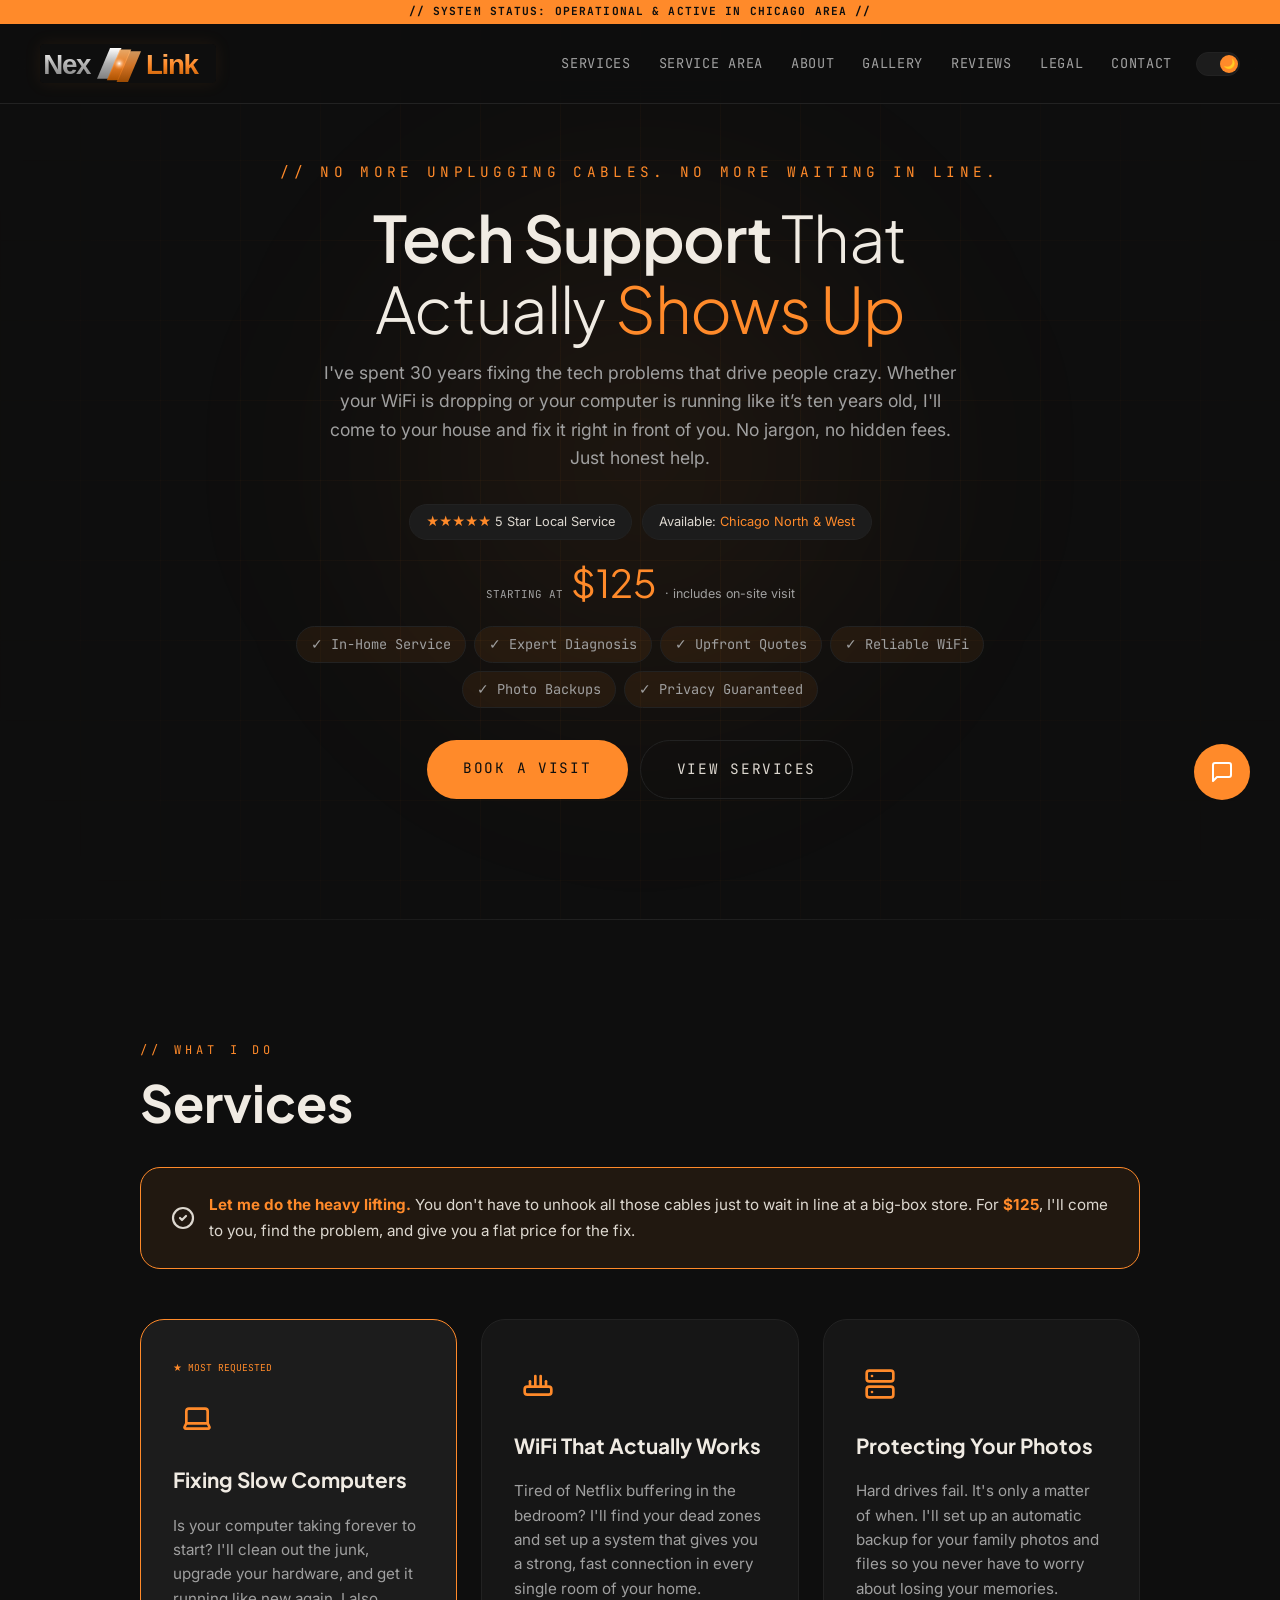
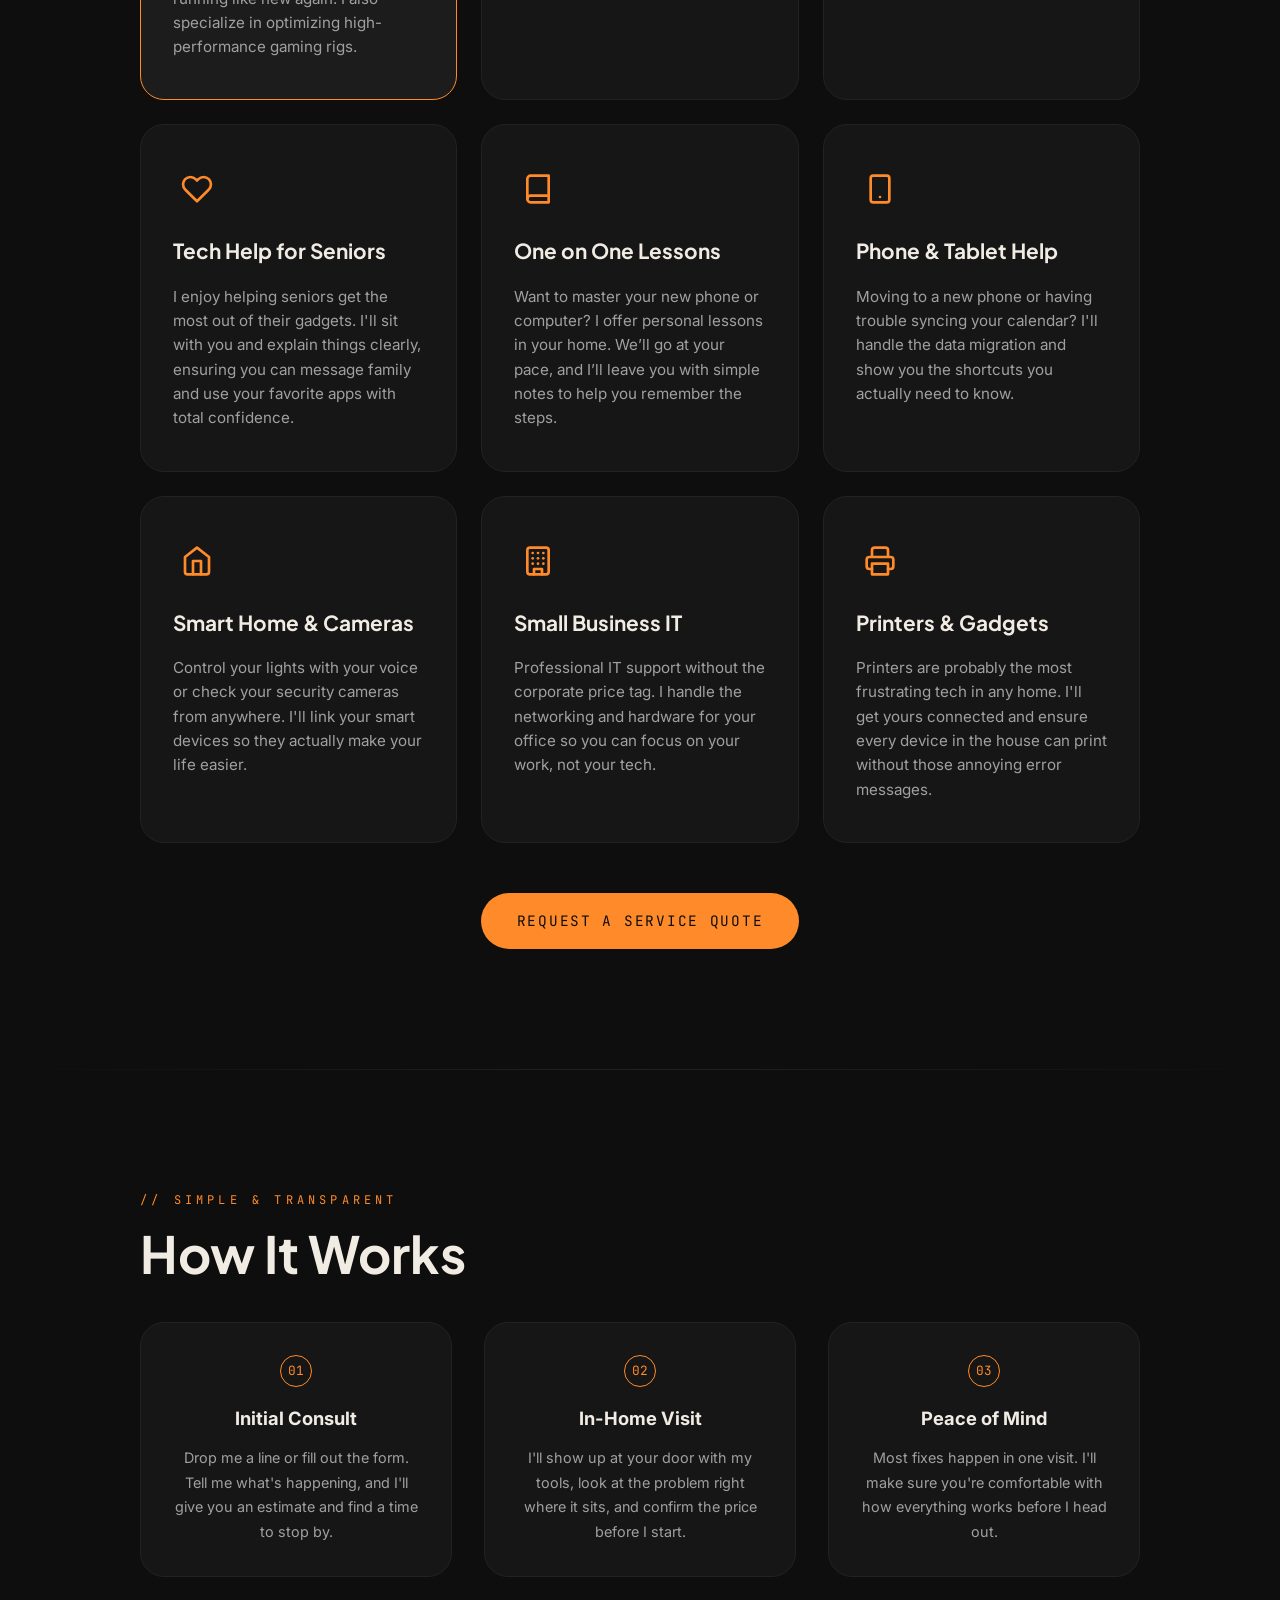
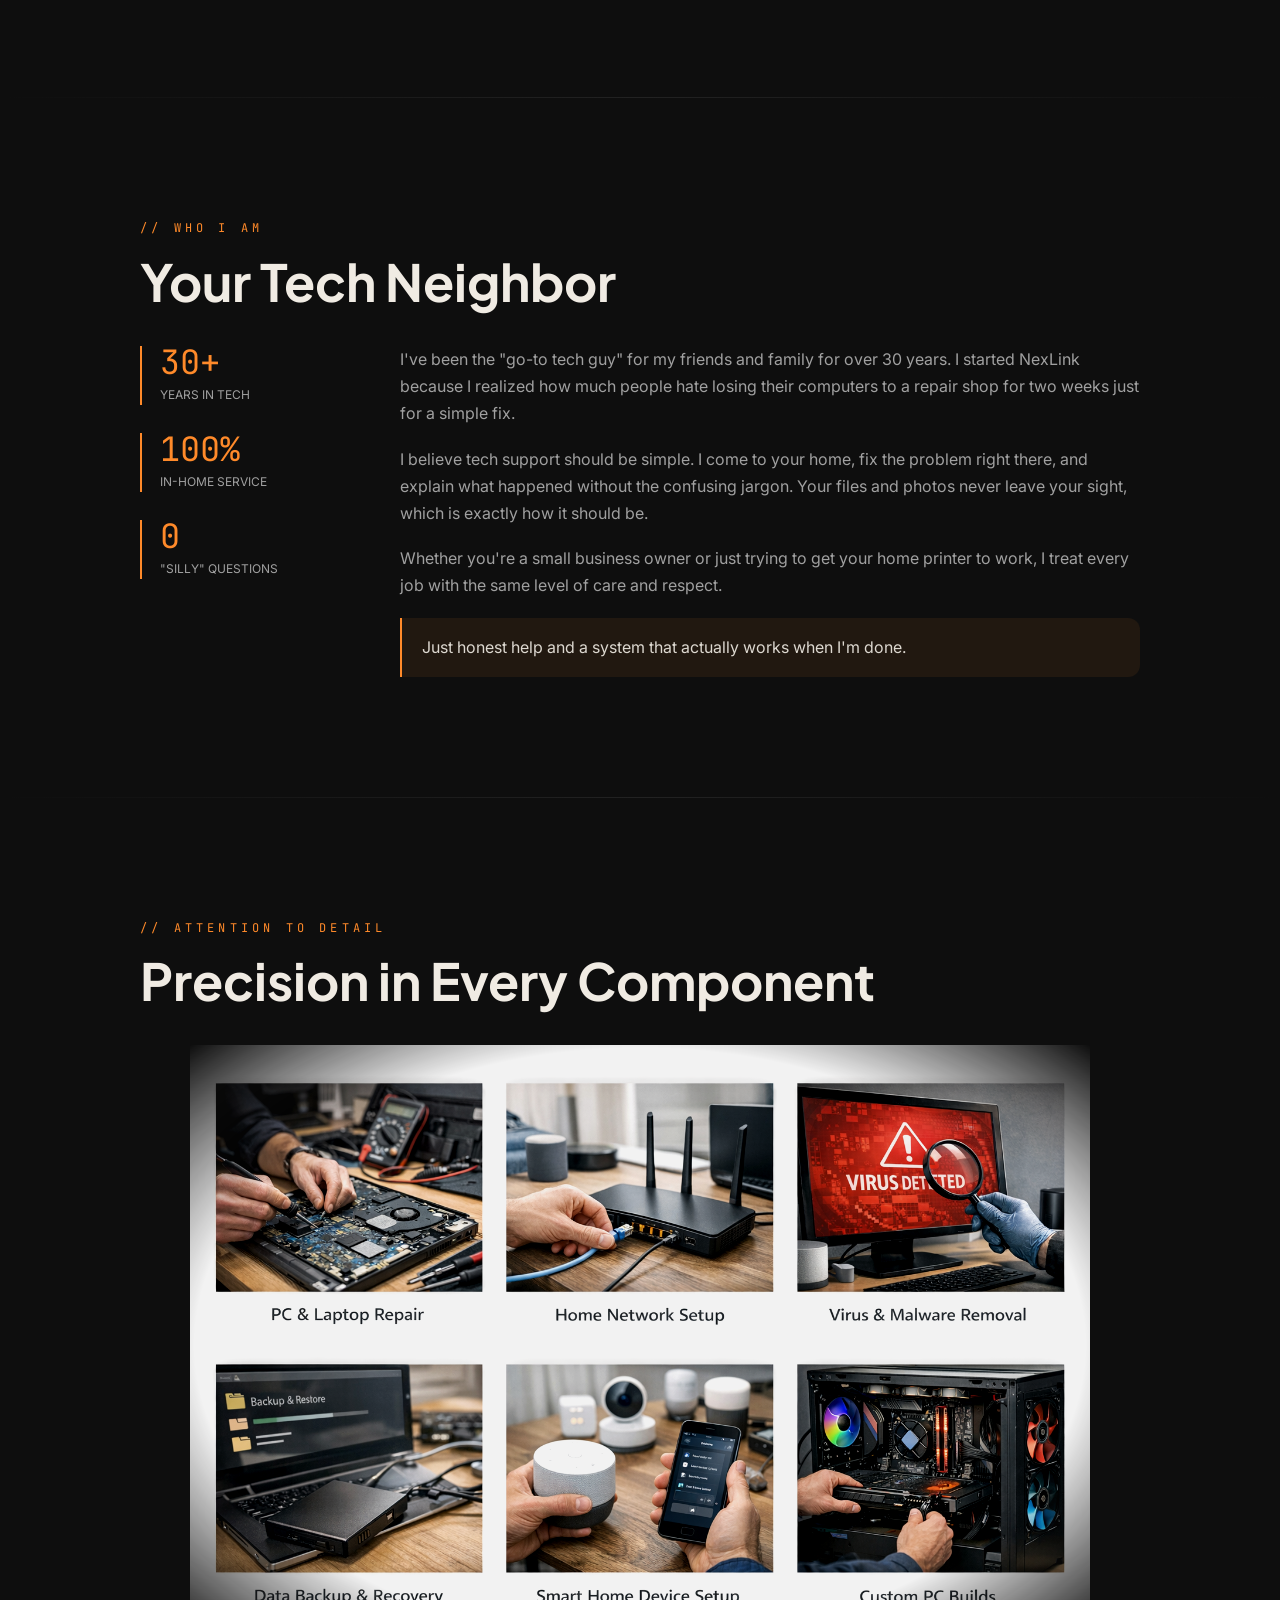
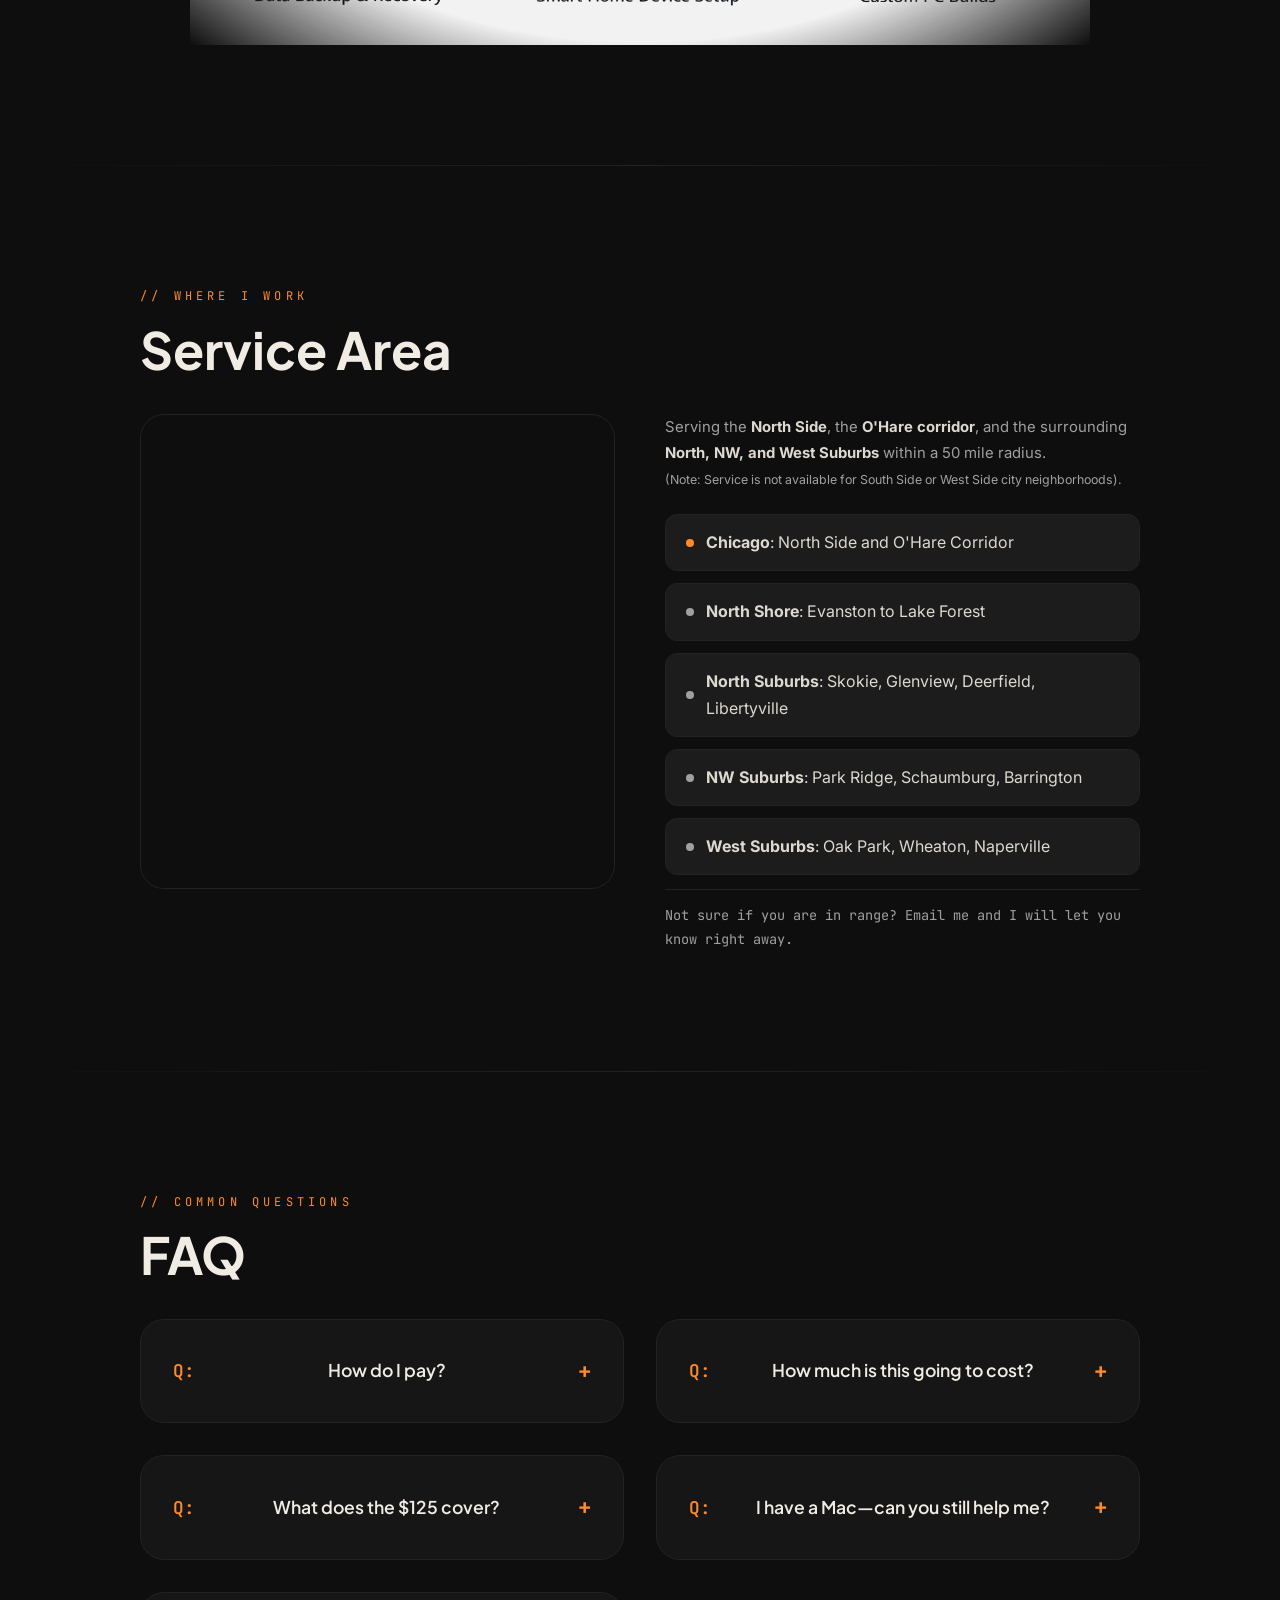
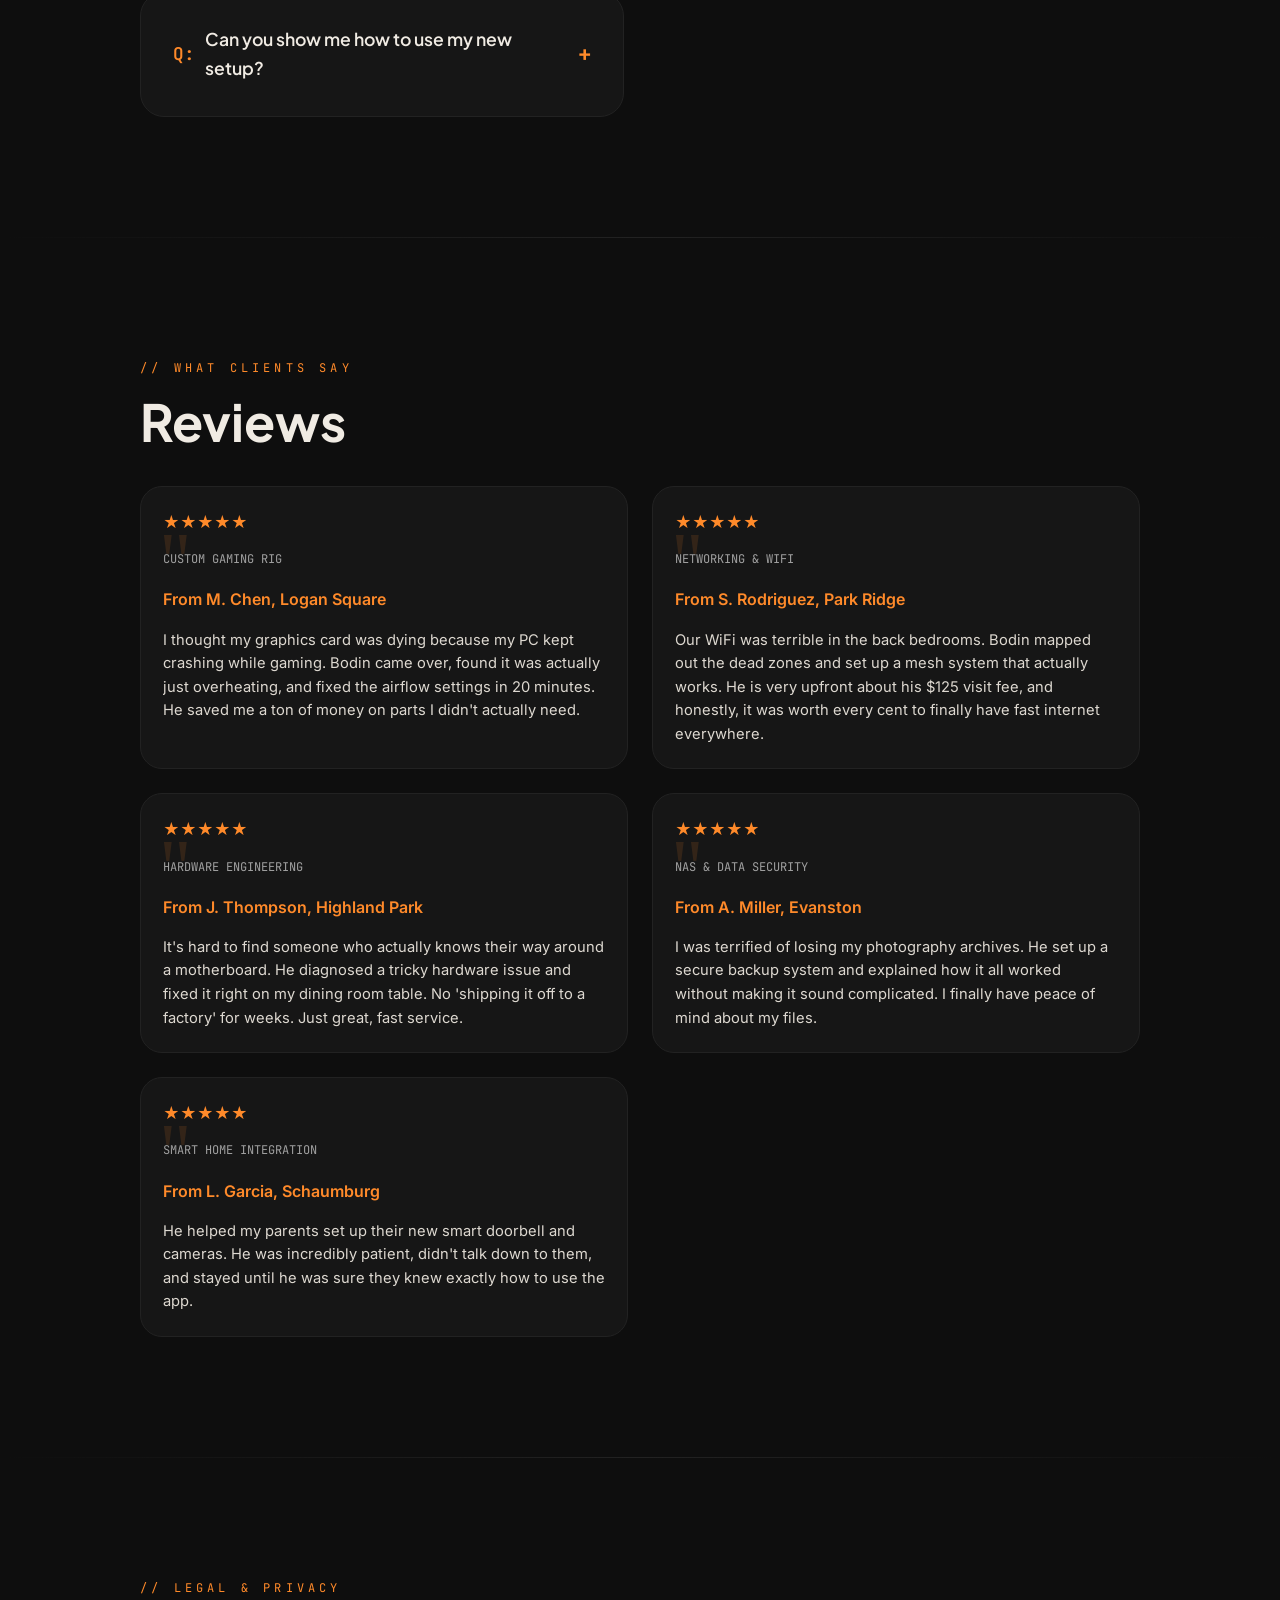
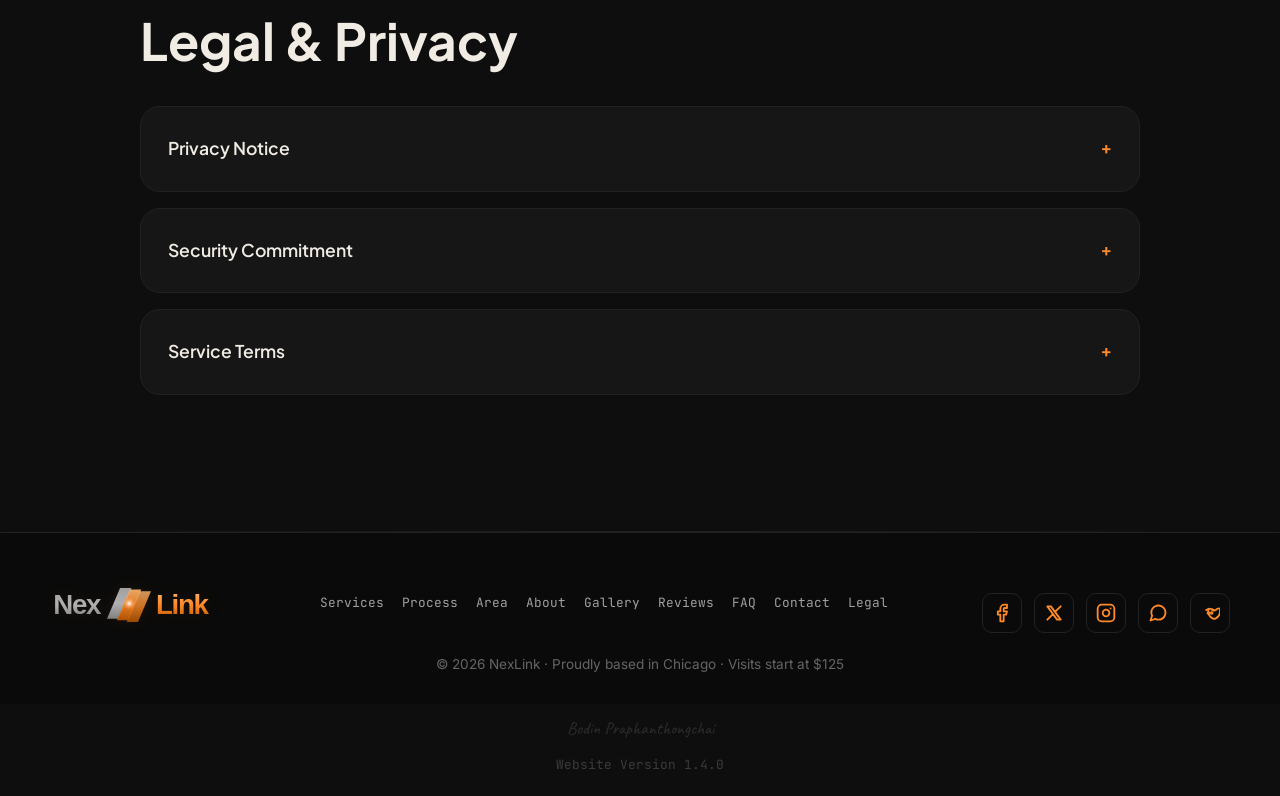
<file: index.html>
<!DOCTYPE html>
<html lang="en" data-theme="dark">
<head>
<meta charset="UTF-8">
<meta name="viewport" content="width=device-width, initial-scale=1.0, viewport-fit=cover">
<!-- GitHub Pages: Uncomment below when testing on /nexlink/ subdirectory -->
<!-- <base href="/nexlink/"> -->
<meta name="description" content="NexLink: Professional in-home tech support in Chicago. 30+ years experience fixing computers, WiFi, and smart home tech. Honest help delivered to your door.">
<meta name="keywords" content="NexLink, Tech Support Chicago, PC Repair Chicago, On-Site IT Services, NAS Setup, WiFi Optimization, Chicago North Side Tech">
<meta name="robots" content="index, follow">
<meta property="og:title" content="NexLink · Expert On-Site Tech Support in Chicago">
<meta property="og:description" content="Professional on-site tech support in Chicago. Expert PC repair, networking, and smart home setup delivered to your door.">
<meta property="og:site_name" content="NexLink">
<meta property="og:type" content="website">
<meta property="og:url" content="https://www.nexlink.tech/"> <!-- [DOMAIN_PENDING]: Replace with live URL once registered -->
<meta property="og:image" content="https://www.nexlink.tech/og-image.jpg"> <!-- [DOMAIN_PENDING]: Use absolute URL for social crawlers -->
<meta property="og:image:alt" content="NexLink Branding: Expert Tech Support in Chicago">
<meta property="og:image:width" content="1200">
<meta property="og:image:height" content="630">
<meta name="twitter:card" content="summary_large_image">
<meta name="twitter:image" content="https://www.nexlink.tech/og-image.jpg"> <!-- [DOMAIN_PENDING]: Use absolute URL -->
<title>NexLink · Expert Tech Support at Home</title>
<script async src="https://pagead2.googlesyndication.com/pagead/js/adsbygoogle.js?client=ca-pub-7253662082823954" crossorigin="anonymous"></script>

<meta name="theme-color" content="#0e0e0e" id="metaThemeColor">
<link rel="icon" href="NexLink-Logo.svg" type="image/svg+xml">
<link rel="icon" href="[data-uri]" sizes="32x32" type="image/png">
<link rel="apple-touch-icon" href="apple-touch-icon.png"> <!-- TODO: Upload 180x180 png for iOS -->
<link rel="manifest" href="site.webmanifest"> <!-- TODO: Create and upload PWA manifest -->
<link rel="preconnect" href="https://fonts.googleapis.com">
<link rel="preconnect" href="https://fonts.gstatic.com" crossorigin>
<link href="https://fonts.googleapis.com/css2?family=Inter:wght@400;500;600&family=Plus+Jakarta+Sans:wght@500;600;700&family=JetBrains+Mono:wght@400;500&family=Caveat&display=swap" rel="stylesheet">
<link rel="canonical" href="https://www.nexlink.tech/"> <!-- [DOMAIN_PENDING]: Keep absolute for SEO -->
<meta name="mobile-web-app-capable" content="yes">
<meta name="apple-mobile-web-app-status-bar-style" content="black-translucent">
<meta name="apple-mobile-web-app-title" content="NexLink">
<script type="application/ld+json">
  {
    "@context": "https://schema.org",
    "@type": "LocalBusiness",
    "@id": "https://www.nexlink.tech/#organization", 
    "name": "NexLink",
    "description": "Professional on-site technical support and IT services based in Chicago",
    "image": "https://www.nexlink.tech/NexLink-Logo.svg",
    "url": "https://www.nexlink.tech/", 
    "email": "info@nexlink.tech",
    "telephone": "+1 (000) 000-0000",
    "priceRange": "$$",
    "address": {
      "@type": "PostalAddress",
      "addressLocality": "Chicago",
      "addressRegion": "IL",
      "addressCountry": "US",
      "postalCode": "60601" 
    },
    "geo": {
      "@type": "GeoCoordinates",
      "latitude": 41.8781,
      "longitude": -87.6298
    },
    "openingHoursSpecification": [
      {
        "@type": "OpeningHoursSpecification",
        "dayOfWeek": ["Monday", "Tuesday", "Wednesday", "Thursday", "Friday"],
        "opens": "09:00",
        "closes": "19:00"
      },
      {
        "@type": "OpeningHoursSpecification",
        "dayOfWeek": "Saturday",
        "opens": "10:00",
        "closes": "17:00"
      }
    ],
    "areaServed": {
      "@type": "City",
      "name": "Chicago",
      "sameAs": "https://en.wikipedia.org/wiki/Chicago"
    },
    "serviceArea": {
      "@type": "City",
      "name": "Chicago, IL and surrounding 50 mile radius"
    },
    "sameAs": [],
    "hasOfferCatalog": {
      "@type": "OfferCatalog",
      "name": "Technical Support Services",
      "itemListElement": [
        {
          "@type": "Offer",
          "itemOffered": {
            "@type": "Service",
            "name": "PC Repair & Troubleshooting"
          }
        },
        {
          "@type": "Offer",
          "itemOffered": {
            "@type": "Service",
            "name": "Network Configuration & WiFi Setup"
          }
        },
        {
          "@type": "Offer",
          "itemOffered": {
            "@type": "Service",
            "name": "NAS Storage Solutions"
          }
        },
        {
          "@type": "Offer",
          "itemOffered": {
            "@type": "Service",
            "name": "Smart Home Technology Setup"
          }
        }
      ]
    }
  }
</script>
<script>
  (function() {
    const saved = localStorage.getItem('nexlink-theme') || 'dark';
    document.documentElement.setAttribute('data-theme', saved);
    const meta = document.querySelector('meta[name="theme-color"]');
    if (meta) meta.setAttribute('content', saved === 'dark' ? '#0e0e0e' : '#fcfaf8');
    // Pre-set the correct logo source to prevent a visual flash
    window.addEventListener('DOMContentLoaded', () => {
      const logo = document.querySelector('.logo-img');
      if (logo) logo.src = saved === 'dark' ? 'nexlink_logo_dark.svg' : 'nexlink_logo_light.svg';
    });
  })();
</script>
<link rel="stylesheet" href="styles.css">
</head>
<body>
<a href="#main-content" class="skip-link">Skip to main content</a>

<div class="top-status-bar">
  <span class="status-desktop">// SYSTEM STATUS: OPERATIONAL & ACTIVE IN CHICAGO AREA //</span>
  <span class="status-mobile">// SYSTEM OPERATIONAL //</span>
</div>

<!-- HEADER -->
<header>
  <a href="#home" class="logo" aria-label="NexLink Home">
    <img src="nexlink_logo_dark.svg" alt="NexLink" class="logo-img">
  </a>
  <div class="header-right">
    <nav>
      <a href="#services">Services</a>
      <a href="#area">Service Area</a>
      <a href="#about">About</a>
      <a href="#gallery">Gallery</a>
      <a href="#reviews">Reviews</a>
      <a href="#legal">Legal</a>
      <a href="#contact">Contact</a>
    </nav>
    <button class="theme-toggle" id="themeToggle" title="Toggle theme" aria-label="Toggle theme">
      <div class="toggle-track">
        <div class="toggle-thumb" id="toggleThumb" role="presentation" aria-hidden="true">
          <span class="theme-icon-dark">🌙</span>
          <span class="theme-icon-light">☀️</span>
        </div>
      </div>
    </button>
    <button class="hamburger" id="hamburger" aria-label="Menu" aria-expanded="false">
      <span></span><span></span><span></span>
    </button>
  </div>
</header>

<!-- MOBILE NAV -->
<nav class="mobile-nav" id="mobileNav">
  <a href="#services" onclick="closeMobile()">Services</a>
  <a href="#process" onclick="closeMobile()">Process</a>
  <a href="#area" onclick="closeMobile()">Service Area</a>
  <a href="#about" onclick="closeMobile()">About</a>
  <a href="#gallery" onclick="closeMobile()">Gallery</a>
  <a href="#reviews" onclick="closeMobile()">Reviews</a>
  <a href="#faq" onclick="closeMobile()">FAQ</a>
  <a href="#legal" onclick="closeMobile()">Legal</a>
  <a href="#contact" onclick="closeMobile()">Contact</a>
</nav>

<main id="main-content">

<!-- HERO -->
<section id="home">
  <div class="hero">
    <div class="hero-glow"></div>
    <div class="hero-grid"></div>
    <div class="bg-overlay" style="background-image: url('https://images.unsplash.com/photo-1544197150-b99a580bb7a8?auto=format&fit=crop&q=80&w=2000');" aria-hidden="true"></div> <!-- TODO: Replace with a more relevant hero image -->

    <div class="hero-content">
      <div class="hero-eyebrow">// No more unplugging cables. No more waiting in line.</div>
      <h1><strong>Tech Support</strong> That<br>Actually <em>Shows Up</em></h1>
      <p class="hero-sub">I've spent 30 years fixing the tech problems that drive people crazy. Whether your WiFi is dropping or your computer is running like it’s ten years old, I'll come to your house and fix it right in front of you. No jargon, no hidden fees. Just honest help.</p>
      
      <div class="hero-status-bar">
        <div class="status-item">
          <span aria-hidden="true">★★★★★</span>
          <span class="sr-only">5 out of 5 stars</span>
          5 Star Local Service
        </div>
        <div class="status-item">Available: <span>Chicago North & West</span></div>
      </div>

      <div class="hero-price">
        <span class="price-from">Starting at</span>
        <span class="price-num">$125</span>
        <span class="price-note">· includes on-site visit</span>
      </div>

      <div class="hero-badges">
        <span class="badge">✓ In-Home Service</span>
        <span class="badge">✓ Expert Diagnosis</span>
        <span class="badge">✓ Upfront Quotes</span>
        <span class="badge">✓ Reliable WiFi</span>
        <span class="badge">✓ Photo Backups</span>
        <span class="badge">✓ Privacy Guaranteed</span>
      </div>

      <div class="cta-row">
        <a href="#contact" class="btn-primary">Book a Visit</a>
        <a href="#services" class="btn-ghost">View Services</a>
      </div>
    </div>
  </div>
</section>

<div class="divider"></div>

<!-- SERVICES -->
<div id="services">
  <div class="section-wrap">
    <div class="section-label">// What I Do</div>
    <h2>Services</h2>

    <div class="onsite-banner">
      <span class="onsite-icon"><svg viewBox="0 0 24 24" aria-hidden="true" focusable="false"><circle cx="12" cy="12" r="10"></circle><path d="m9 12 2 2 4-4"></path></svg></span> <!-- Checkmark icon -->
      <div><strong>Let me do the heavy lifting.</strong> You don't have to unhook all those cables just to wait in line at a big-box store. For <strong>$125</strong>, I'll come to you, find the problem, and give you a flat price for the fix.</div>
    </div>

    <div class="services-grid">
      <details class="service-card featured">
        <summary class="service-card-summary">
          <div class="service-card-info">
            <div class="featured-tag" aria-hidden="true">★ Most Requested</div>
            <div class="service-icon"><svg viewBox="0 0 24 24" aria-hidden="true" focusable="false"><path d="M20 16V7a2 2 0 0 0-2-2H6a2 2 0 0 0-2 2v9m16 0H4m16 0 1.28 2.55a1 1 0 0 1-.9 1.45H3.62a1 1 0 0 1-.9-1.45L4 16"></path></svg></div>
            <h3>Fixing Slow Computers</h3>
          </div> <!-- service-card-info -->
        </summary>
        <p class="service-card-content">Is your computer taking forever to start? I'll clean out the junk, upgrade your hardware, and get it running like new again. I also specialize in optimizing high-performance gaming rigs.</p>
      </details>

      <details class="service-card">
        <summary class="service-card-summary">
          <div class="service-card-info">
            <div class="service-icon"><svg viewBox="0 0 24 24" aria-hidden="true" focusable="false"><rect x="2" y="14" width="20" height="6" rx="2"></rect><path d="M6 14v-4"></path><path d="M10 14v-8"></path><path d="M14 14v-8"></path><path d="M18 14v-4"></path></svg></div>
            <h3>WiFi That Actually Works</h3>
          </div> <!-- service-card-info -->
        </summary>
        <p class="service-card-content">Tired of Netflix buffering in the bedroom? I'll find your dead zones and set up a system that gives you a strong, fast connection in every single room of your home.</p>
      </details>

      <details class="service-card">
        <summary class="service-card-summary">
          <div class="service-card-info">
            <div class="service-icon"><svg viewBox="0 0 24 24" aria-hidden="true" focusable="false"><rect width="20" height="8" x="2" y="2" rx="2" ry="2"></rect><rect width="20" height="8" x="2" y="14" rx="2" ry="2"></rect><line x1="6" y1="6" x2="6.01" y2="6"></line><line x1="6" y1="18" x2="6.01" y2="18"></line></svg></div>
            <h3>Protecting Your Photos</h3>
          </div> <!-- service-card-info -->
        </summary>
        <p class="service-card-content">Hard drives fail. It's only a matter of when. I'll set up an automatic backup for your family photos and files so you never have to worry about losing your memories.</p>
      </details>

      <details class="service-card">
        <summary class="service-card-summary">
          <div class="service-card-info">
            <div class="service-icon"><svg viewBox="0 0 24 24" aria-hidden="true" focusable="false"><path d="M20.84 4.61a5.5 5.5 0 0 0-7.78 0L12 5.67l-1.06-1.06a5.5 5.5 0 0 0-7.78 7.78l1.06 1.06L12 21.23l7.78-7.78 1.06-1.06a5.5 5.5 0 0 0 0-7.78z"></path></svg></div>
            <h3>Tech Help for Seniors</h3>
          </div> <!-- service-card-info -->
        </summary>
        <p class="service-card-content">I enjoy helping seniors get the most out of their gadgets. I'll sit with you and explain things clearly, ensuring you can message family and use your favorite apps with total confidence.</p>
      </details>

      <details class="service-card">
        <summary class="service-card-summary">
          <div class="service-card-info">
            <div class="service-icon"><svg viewBox="0 0 24 24" aria-hidden="true" focusable="false"><path d="M4 19.5A2.5 2.5 0 0 1 6.5 17H20"></path><path d="M6.5 2H20v20H6.5A2.5 2.5 0 0 1 4 19.5v-15A2.5 2.5 0 0 1 6.5 2z"></path></svg></div>
            <h3>One on One Lessons</h3>
          </div> <!-- service-card-info -->
        </summary>
        <p class="service-card-content">Want to master your new phone or computer? I offer personal lessons in your home. We’ll go at your pace, and I’ll leave you with simple notes to help you remember the steps.</p>
      </details>

      <details class="service-card">
        <summary class="service-card-summary">
          <div class="service-card-info">
            <div class="service-icon"><svg viewBox="0 0 24 24" aria-hidden="true" focusable="false"><rect x="5" y="2" width="14" height="20" rx="2" ry="2"></rect><line x1="12" y1="18" x2="12.01" y2="18"></line></svg></div>
            <h3>Phone & Tablet Help</h3>
          </div> <!-- service-card-info -->
        </summary>
        <p class="service-card-content">Moving to a new phone or having trouble syncing your calendar? I'll handle the data migration and show you the shortcuts you actually need to know.</p>
      </details>

      <details class="service-card">
        <summary class="service-card-summary">
          <div class="service-card-info">
            <div class="service-icon"><svg viewBox="0 0 24 24" aria-hidden="true" focusable="false"><path d="m3 9 9-7 9 7v11a2 2 0 0 1-2 2H5a2 2 0 0 1-2-2z"></path><polyline points="9 22 9 12 15 12 15 22"></polyline></svg></div>
            <h3>Smart Home & Cameras</h3>
          </div> <!-- service-card-info -->
        </summary>
        <p class="service-card-content">Control your lights with your voice or check your security cameras from anywhere. I'll link your smart devices so they actually make your life easier.</p>
      </details>

      <details class="service-card">
        <summary class="service-card-summary">
          <div class="service-card-info">
            <div class="service-icon"><svg viewBox="0 0 24 24" aria-hidden="true" focusable="false"><rect width="16" height="20" x="4" y="2" rx="2" ry="2"></rect><path d="M9 22v-4h6v4"></path><path d="M8 6h.01"></path><path d="M16 6h.01"></path><path d="M12 6h.01"></path><path d="M12 10h.01"></path><path d="M12 14h.01"></path><path d="M16 10h.01"></path><path d="M16 14h.01"></path><path d="M8 10h.01"></path><path d="M8 14h.01"></path></svg></div>
            <h3>Small Business IT</h3>
          </div> <!-- service-card-info -->
        </summary>
        <p class="service-card-content">Professional IT support without the corporate price tag. I handle the networking and hardware for your office so you can focus on your work, not your tech.</p>
      </details>

      <details class="service-card">
        <summary class="service-card-summary">
          <div class="service-card-info">
            <div class="service-icon"><svg viewBox="0 0 24 24" aria-hidden="true" focusable="false"><path d="M6 18H4a2 2 0 0 1-2-2v-5a2 2 0 0 1 2-2h16a2 2 0 0 1 2 2v5a2 2 0 0 1-2 2h-2"></path><rect x="6" y="14" width="12" height="8"></rect><path d="M6 8V4a2 2 0 0 1 2-2h8a2 2 0 0 1 2 2v4"></path></svg></div>
            <h3>Printers & Gadgets</h3>
          </div> <!-- service-card-info -->
        </summary>
        <p class="service-card-content">Printers are probably the most frustrating tech in any home. I'll get yours connected and ensure every device in the house can print without those annoying error messages.</p>
      </details>
    </div>
    <div style="text-align: center; margin-top: 50px;">
      <a href="#contact" class="btn-primary" aria-haspopup="dialog">Request a Service Quote</a>
    </div>
  </div>
</div>

<div class="divider"></div>

<!-- PROCESS SECTION -->
<div id="process">
  <div class="section-wrap">
    <div class="section-label">// Simple & Transparent</div>
    <h2>How It Works</h2>
    <div class="process-grid">
      <div class="process-step">
        <div class="step-num">01</div>
        <h3>Initial Consult</h3>
        <p>Drop me a line or fill out the form. Tell me what's happening, and I'll give you an estimate and find a time to stop by.</p>
      </div>
      <div class="process-step">
        <div class="step-num">02</div>
        <h3>In-Home Visit</h3>
        <p>I'll show up at your door with my tools, look at the problem right where it sits, and confirm the price before I start.</p>
      </div>
      <div class="process-step">
        <div class="step-num">03</div>
        <h3>Peace of Mind</h3>
        <p>Most fixes happen in one visit. I'll make sure you're comfortable with how everything works before I head out.</p>
      </div>
    </div>
  </div>
</div>

<div class="divider"></div>

<!-- ABOUT -->
<div id="about" style="position: relative; overflow: hidden;">
  <div class="bg-overlay" style="background-image: url('https://images.unsplash.com/photo-1581092160562-40aa08e78837?auto=format&fit=crop&q=80&w=2000'); opacity: 0.05;"></div> <!-- TODO: Replace with real in-home service photo, increased opacity -->
  <div class="section-wrap" style="position: relative; z-index: 1;">
    <div class="section-label">// Who I Am</div>
    <h2>Your Tech Neighbor</h2>
    <div class="about-layout">
      <div>
        <div class="about-stat"><div class="num">30+</div><div class="lbl">Years in Tech</div></div>
        <div class="about-stat"><div class="num">100%</div><div class="lbl">In-Home Service</div></div>
        <div class="about-stat"><div class="num">0</div><div class="lbl">"Silly" Questions</div></div>
      </div>
      <div class="about-text">
        <p>I've been the "go-to tech guy" for my friends and family for over 30 years. I started NexLink because I realized how much people hate losing their computers to a repair shop for two weeks just for a simple fix.</p>
        <p>I believe tech support should be simple. I come to your home, fix the problem right there, and explain what happened without the confusing jargon. Your files and photos never leave your sight, which is exactly how it should be.</p>
        <p>Whether you're a small business owner or just trying to get your home printer to work, I treat every job with the same level of care and respect.</p>
        <div class="highlight-box">
          Just honest help and a system that actually works when I'm done.
        </div>
      </div>
    </div>
  </div>
</div>

<div class="divider"></div>

<!-- GALLERY -->
<div id="gallery">
  <div class="section-wrap">
    <div class="section-label">// Attention to Detail</div>
    <h2>Precision in Every Component</h2>
    <div class="gallery-grid">
      <div class="gallery-item">
        <img src="circuit-board-detail.jpg" 
             alt="Close-up of a hand holding a circuit board, symbolizing detailed technical work and precision in computer repair." 
             loading="lazy" 
             width="900" height="600">
      </div>
    </div>
  </div>
</div>

<div class="divider"></div>

<!-- SERVICE AREA -->
<div id="area">
  <div class="section-wrap">
    <div class="section-label">// Where I Work</div>
    <h2>Service Area</h2>
    <div class="area-layout">
      <div class="area-map">
        <!-- To show a shaded 50 mile radius, follow the 'Pro-Tip' instructions and replace the src below with your Google My Maps embed link -->
        <iframe
          src="https://www.google.com/maps/embed?pb=!1m18!1m12!1m3!1d190255.43829930114!2d-87.87204663951239!3d41.8333925049563!2m3!1f0!2f0!3f0!3m2!1i1024!2i768!4f13.1!3m3!1m2!1s0x880e2c3cd0f4cbed%3A0xafe0a6ad09c0c000!2sChicago%2C%20IL!5e0!3m2!1sen!2sus!4v1715873550000!5m2!1sen!2sus" 
          title="Service area map showing Chicago and surrounding suburbs"
          width="100%" 
          height="100%" 
          style="border:0;" 
          allowfullscreen=""
          loading="lazy"
          sandbox="allow-scripts allow-same-origin allow-popups allow-forms"
          referrerpolicy="no-referrer-when-downgrade">
        </iframe>
      </div>
      <div class="area-content">
        <p style="color:var(--muted); font-size:0.93rem; margin-bottom:22px; line-height:1.75;">Serving the <strong style="color:var(--text);">North Side</strong>, the <strong style="color:var(--text);">O'Hare corridor</strong>, and the surrounding <strong style="color:var(--text);">North, NW, and West Suburbs</strong> within a 50 mile radius. <br><small>(Note: Service is not available for South Side or West Side city neighborhoods).</small></p>
        <div class="area-list">
          <div class="area-zone"><div class="zone-dot"></div><div><strong>Chicago</strong>: North Side and O'Hare Corridor</div></div>
          <div class="area-zone"><div class="zone-dot secondary"></div><div><strong>North Shore</strong>: Evanston to Lake Forest</div></div>
          <div class="area-zone"><div class="zone-dot secondary"></div><div><strong>North Suburbs</strong>: Skokie, Glenview, Deerfield, Libertyville</div></div>
          <div class="area-zone"><div class="zone-dot secondary"></div><div><strong>NW Suburbs</strong>: Park Ridge, Schaumburg, Barrington</div></div>
          <div class="area-zone"><div class="zone-dot secondary"></div><div><strong>West Suburbs</strong>: Oak Park, Wheaton, Naperville</div></div>
        </div>
        <div class="area-note">Not sure if you are in range? Email me and I will let you know right away.</div>
      </div>
    </div>
  </div>
</div>

<div class="divider"></div>

<!-- FAQ -->
<section id="faq">
  <div class="section-wrap">
    <div class="section-label">// Common Questions</div>
    <h2>FAQ</h2>
    <div class="faq-grid">
      <details class="faq-item">
        <summary><h3>How do I pay?</h3></summary>
        <p>I keep it simple: Cash, Zelle, or Venmo work best. I'll settle up with you once the job is finished and you're happy with how everything is working.</p>
      </details>
      <details class="faq-item">
        <summary><h3>How much is this going to cost?</h3></summary>
        <p>I don't like surprise bills either. I'll give you a clear quote based on what needs doing before I start any work. The initial $125 covers the house call and the time it takes to find the root of the problem.</p>
      </details>
      <details class="faq-item">
        <summary><h3>What does the $125 cover?</h3></summary>
        <p>That covers my travel and the "detective work" to find out exactly why your tech is acting up. Once I find the culprit, I'll give you a flat price for the fix. Even if you decide not to do the repair, you'll have an expert diagnosis and a clear plan of action.</p>
      </details>
      <details class="faq-item">
        <summary><h3>I have a Mac—can you still help me?</h3></summary>
        <p>Definitely. I’ve been working on Macs as long as I’ve been working on PCs. Whether it’s a MacBook that’s acting up or an iMac that needs a speed boost, I’m comfortable with the whole Apple ecosystem.</p>
      </details>
      <details class="faq-item">
        <summary><h3>Can you show me how to use my new setup?</h3></summary>
        <p>That's exactly why I'm here. I'm happy to sit down and walk you through everything so you feel confident using it on your own. There are no "silly" questions—if you want to know how something works, just ask!</p>
      </details>
    </div>
  </div>
</section>

<div class="divider"></div>

<!-- REVIEWS -->
<div id="reviews">
  <div class="section-wrap">
    <div class="section-label">// What Clients Say</div>
    <h2>Reviews</h2>
    <div class="reviews-grid">
      <details class="review-card" open>
        <summary class="review-card-summary" role="button" aria-expanded="true">
          <div><div class="stars" aria-label="5 star rating">★★★★★</div><span class="review-tag">Custom Gaming Rig</span></div>
          <div class="review-author">From M. Chen, Logan Square</div>
        </summary>
        <p class="review-text review-card-content">I thought my graphics card was dying because my PC kept crashing while gaming. Bodin came over, found it was actually just overheating, and fixed the airflow settings in 20 minutes. He saved me a ton of money on parts I didn't actually need.</p>
      </details>
      <details class="review-card" open>
        <summary class="review-card-summary">
          <div><div class="stars" aria-label="5 star rating">★★★★★</div><span class="review-tag">Networking & WiFi</span></div>
          <div class="review-author">From S. Rodriguez, Park Ridge</div>
        </summary>
        <p class="review-text review-card-content">Our WiFi was terrible in the back bedrooms. Bodin mapped out the dead zones and set up a mesh system that actually works. He is very upfront about his $125 visit fee, and honestly, it was worth every cent to finally have fast internet everywhere.</p>
      </details>
      <details class="review-card" open>
        <summary class="review-card-summary">
          <div><div class="stars">★★★★★</div><span class="review-tag">Hardware Engineering</span></div>
          <div class="review-author">From J. Thompson, Highland Park</div> <!-- Added role and aria-expanded -->
        </summary>
        <p class="review-text review-card-content">It's hard to find someone who actually knows their way around a motherboard. He diagnosed a tricky hardware issue and fixed it right on my dining room table. No 'shipping it off to a factory' for weeks. Just great, fast service.</p>
      </details>
      <details class="review-card" open>
        <summary class="review-card-summary">
          <div><div class="stars">★★★★★</div><span class="review-tag">NAS & Data Security</span></div>
          <div class="review-author">From A. Miller, Evanston</div>
        </summary>
        <p class="review-text review-card-content">I was terrified of losing my photography archives. He set up a secure backup system and explained how it all worked without making it sound complicated. I finally have peace of mind about my files.</p>
      </details>
      <details class="review-card" open>
        <summary class="review-card-summary">
          <div><div class="stars">★★★★★</div><span class="review-tag">Smart Home Integration</span></div>
          <div class="review-author">From L. Garcia, Schaumburg</div>
        </summary>
        <p class="review-text review-card-content">He helped my parents set up their new smart doorbell and cameras. He was incredibly patient, didn't talk down to them, and stayed until he was sure they knew exactly how to use the app.</p>
      </details>
    </div>
  </div>
</div>
<div class="divider"></div>

<!-- LEGAL -->
<div id="legal">
  <div class="section-wrap">
    <div class="section-label">// Legal & Privacy</div>
    <h2>Legal & Privacy</h2>
    <details class="legal-block">
      <summary><h3>Privacy Notice</h3></summary>
      <p>NexLink is committed to protecting your privacy. Any personal information collected through this website (e.g., name, email, service request details) is used solely for the purpose of communicating with you, scheduling services, and providing the requested technical support. Your data will not be shared, sold, or rented to third parties for marketing purposes.</p>
    </details>
    <details class="legal-block">
      <summary><h3>Security Commitment</h3></summary>
      <p>We treat the security and confidentiality of your data and devices with the utmost importance. All information shared during a service request is handled with strict confidentiality and used exclusively for the provision of that service. We utilize secure communication channels and best practices for data handling to protect your information.</p>
    </details>
    <details class="legal-block">
      <summary><h3>Service Terms</h3></summary>
      <p>All on-site services incur a minimum charge of $125, which covers travel to your location and initial diagnostics. This fee is non-refundable. Services are provided on a professional, best-effort basis. NexLink is not liable for existing hardware failures or any data loss. Clients are responsible for maintaining verified backups prior to any service. A 30-day warranty applies to labor performed.</p>
    </details>
  </div>
</div>

<div class="divider"></div>

</main>

<!-- CONTACT MODAL -->
<div id="contact" class="contact-modal">
  <div class="modal-overlay" onclick="closeContactModal()"></div>
  <div class="modal-container">
    <button class="modal-close-btn" onclick="closeContactModal()" aria-label="Close">&times;</button>
    <div class="section-wrap">
      <div class="contact-layout">
        <div class="contact-info">
          <div class="section-label">// Book a Visit</div>
          <h2>Contact</h2>
          <p>Tell me what's going on and I'll get back to you personally, usually within a few hours. I keep track of everything via email so you'll always have a record of our work.</p>
          <div class="contact-detail"><span class="icon"><svg viewBox="0 0 24 24" aria-hidden="true" focusable="false"><path d="M20 10c0 6-8 12-8 12s-8-6-8-12a8 8 0 0 1 16 0Z"></path><circle cx="12" cy="10" r="3"></circle></svg></span><span>Chicago, IL · Serving city & suburbs</span></div>
          <div class="contact-detail"><span class="icon"><svg viewBox="0 0 24 24" aria-hidden="true" focusable="false"><rect width="20" height="16" x="2" y="4" rx="2"></rect><path d="m22 7-8.97 5.7a1.94 1.94 0 0 1-2.06 0L2 7"></path></svg></span><span><a href="mailto:info@nexlink.tech">info@nexlink.tech</a></span></div>
          <div class="contact-detail"><span class="icon"><svg viewBox="0 0 24 24" aria-hidden="true" focusable="false"><path d="M22 16.92v3a2 2 0 0 1-2.18 2 19.79 19.79 0 0 1-8.63-3.07 19.5 19.5 0 0 1-6-6 19.79 19.79 0 0 1-3.07-8.67A2 2 0 0 1 4.11 2h3a2 2 0 0 1 2 1.72 12.84 12.84 0 0 0 .7 2.81 2 2 0 0 1-.45 2.11L8.09 9.91a16 16 0 0 0 6 6l1.27-1.27a2 2 0 0 1 2.11-.45 12.84 12.84 0 0 0 2.81.7A2 2 0 0 1 22 16.92z"></path></svg></span><span><a href="tel:+17735558324">+1 (773) 555-TECH</a></span></div>
          <div class="contact-detail"><span class="icon"><svg viewBox="0 0 24 24" aria-hidden="true" focusable="false"><circle cx="12" cy="12" r="10"></circle><polyline points="12 6 12 12 16 14"></polyline></svg></span><span>Mon-Fri: 9 AM - 7 PM, Sat: 10 AM - 5 PM</span></div> <!-- More specific hours -->
          <div class="contact-detail emergency"><span class="icon"><svg viewBox="0 0 24 24" aria-hidden="true" focusable="false"><path d="M10.29 3.86L1.82 18a2 2 0 0 0 1.71 3h16.94a2 2 0 0 0 1.71-3L13.71 3.86a2 2 0 0 0-3.42 0z"></path><line x1="12" y1="9" x2="12" y2="13"></line><line x1="12" y1="17" x2="12.01" y2="17"></line></svg></span><span>24/7 Emergency Support Available</span></div>
          <div class="contact-detail"><span class="icon"><svg viewBox="0 0 24 24" aria-hidden="true" focusable="false"><path d="M19 17h2c.6 0 1-.4 1-1v-3c0-.9-.7-1.7-1.5-1.9C18.7 10.6 16 10 16 10s-1.3-1.4-2.2-2.3c-.5-.4-1.1-.7-1.8-.7H5c-.6 0-1.1.4-1.4.9l-1.4 2.9A3.7 3.7 0 0 0 2 13.1V16c0 .6.4 1 1 1h2"></path><circle cx="7" cy="17" r="2"></circle><path d="M9 17h6"></path><circle cx="17" cy="17" r="2"></circle></svg></span><span>Professional on-site visits start at $125</span></div>
          <div class="contact-detail"><span class="icon"><svg viewBox="0 0 24 24" aria-hidden="true" focusable="false"><polygon points="13 2 3 14 12 14 11 22 21 10 12 10 13 2"></polygon></svg></span><span>Same day service often available</span></div>

          <div class="social-links">
            <a href="https://facebook.com/NexLink" target="_blank" rel="noopener noreferrer" aria-label="Follow us on Facebook">
              <svg viewBox="0 0 24 24" aria-hidden="true" focusable="false"><path d="M18 2h-3a5 5 0 0 0-5 5v3H7v4h3v8h4v-8h3l1-4h-4V7a1 1 0 0 1 1-1h3z"></path></svg>
            </a>
            <a href="https://x.com/NexLink" target="_blank" rel="noopener noreferrer" aria-label="Follow us on X (formerly Twitter)">
              <svg viewBox="0 0 24 24" aria-hidden="true" focusable="false"><path d="M4 4l11.733 16h4.267l-11.733 -16zM4 20l6.768 -6.768m2.46 -2.46l6.772 -6.772"></path></svg>
            </a>
            <a href="https://instagram.com/NexLink" target="_blank" rel="noopener noreferrer" aria-label="Follow us on Instagram">
              <svg viewBox="0 0 24 24" aria-hidden="true" focusable="false"><rect x="2" y="2" width="20" height="20" rx="5" ry="5"></rect><path d="M16 11.37A4 4 0 1 1 12.63 8 4 4 0 0 1 16 11.37z"></path><line x1="17.5" y1="6.5" x2="17.51" y2="6.5"></line></svg>
            </a>
            <a href="https://wa.me/10000000000" target="_blank" rel="noopener noreferrer" aria-label="Chat with us on WhatsApp">
              <svg viewBox="0 0 24 24" aria-hidden="true" focusable="false"><path d="M21 11.5a8.38 8.38 0 0 1-.9 3.8 8.5 8.5 0 0 1-7.6 4.7 8.38 8.38 0 0 1-3.8-.9L3 21l1.9-5.7a8.38 8.38 0 0 1-.9-3.8 8.5 8.5 0 0 1 4.7-7.6 8.38 8.38 0 0 1 3.8-.9h.5a8.48 8.48 0 0 1 8 8v.5z"></path></svg>
            </a>
            <a href="https://discord.gg/NexLink" target="_blank" rel="noopener noreferrer" aria-label="Join our Discord community">
              <svg viewBox="0 0 24 24" aria-hidden="true" focusable="false"><path d="M9 12a1 1 0 1 0 2 0 1 1 0 0 0-2 0m4 0a1 1 0 1 0 2 0 1 1 0 0 0-2 0"></path><path d="M7.5 8.5c1.4-1.1 3.2-1.5 4.5-1.5s3.1.4 4.5 1.5c.7.5 1.5.5 2.2 0l.5-.4c1-1 2.3-1.6 3.7-1.6h.1c.6 0 1.1.5 1.1 1.1v2.1c0 3.7-2 7.1-5.3 8.8l-.5.2c-.8.4-1.7.4-2.5 0l-.5-.2C12 17.1 10 13.7 10 10V7.9c0-.6.5-1.1 1.1-1.1h.1c1.4 0 2.7.6 3.7 1.6l.5.4c.7.5 1.5.5 2.2 0"></path></svg>
            </a>
          </div>
        </div>
        <div>
          <!-- TODO: Create a free account at formspree.io and replace YOUR_FORMSPREE_ID with your actual form ID -->
          <form class="contact-form" action="https://formspree.io/f/YOUR_FORMSPREE_ID" method="POST" id="mainContactForm">
            <label for="contact-name" class="sr-only">Your Name</label>
            <input type="text" id="contact-name" name="name" placeholder="Your Name" required autocomplete="name" aria-required="true">
            
            <label for="contact-email" class="sr-only">Your Email Address</label>
            <input type="email" id="contact-email" name="email" placeholder="Email Address" required autocomplete="email" aria-required="true">
            
            <label for="contact-subject" class="sr-only">Subject</label>
            <input type="text" id="contact-subject" name="_subject" placeholder="Subject (e.g. Laptop Repair, Camera Install)">
            
            <div style="display: flex; gap: 12px;"> <!-- Increased gap -->
              <input type="text" name="date_pref" placeholder="Preferred Date" onfocus="(this.type='date')" aria-label="Preferred Date" title="Preferred Date" style="flex: 1;">
              <input type="text" name="time_pref" placeholder="Preferred Time" onfocus="(this.type='time')" aria-label="Preferred Time" title="Preferred Time" style="flex: 1;">
            </div>
            <textarea id="contact-message" name="message" placeholder="Describe your issue or what you need set up..." required aria-label="Message description"></textarea>
            <button type="submit" class="btn-primary" style="width: 100%; cursor: pointer;">Send Message</button>
            <p style="font-size: 0.75rem; color: var(--muted); margin-top: 12px; text-align: center;">By sending a message, you agree to our <a href="#legal" onclick="closeContactModal()" style="color: var(--accent); text-decoration: underline;">Privacy Policy & Terms</a>.</p>
          </form>
        </div>
      </div>
    </div>
  </div>
</div>

<!-- FOOTER -->
<footer>
  <div class="logo footer-logo">
    <img src="NexLink-Logo.svg" alt="NexLink" class="logo-img">
  </div>
  <div class="footer-links">
    <a href="#services">Services</a>
    <a href="#process">Process</a>
    <a href="#area">Area</a>
    <a href="#about">About</a>
    <a href="#gallery">Gallery</a>
    <a href="#reviews">Reviews</a>
    <a href="#faq">FAQ</a>
    <a href="#contact">Contact</a>
    <a href="#legal">Legal</a>
  </div> <!-- footer-links -->
  <div class="social-links footer-socials">
    <a href="https://facebook.com/NexLink" target="_blank" rel="noopener noreferrer" aria-label="Follow us on Facebook">
      <svg viewBox="0 0 24 24" aria-hidden="true" focusable="false"><path d="M18 2h-3a5 5 0 0 0-5 5v3H7v4h3v8h4v-8h3l1-4h-4V7a1 1 0 0 1 1-1h3z"></path></svg>
    </a>
    <a href="https://x.com/NexLink" target="_blank" rel="noopener noreferrer" aria-label="Follow us on X (formerly Twitter)">
      <svg viewBox="0 0 24 24" aria-hidden="true" focusable="false"><path d="M4 4l11.733 16h4.267l-11.733 -16zM4 20l6.768 -6.768m2.46 -2.46l6.772 -6.772"></path></svg> <!-- Note: Path verified for modern X branding -->
    </a>
    <a href="https://instagram.com/NexLink" target="_blank" rel="noopener noreferrer" aria-label="Follow us on Instagram">
      <svg viewBox="0 0 24 24" aria-hidden="true" focusable="false"><rect x="2" y="2" width="20" height="20" rx="5" ry="5"></rect><path d="M16 11.37A4 4 0 1 1 12.63 8 4 4 0 0 1 16 11.37z"></path><line x1="17.5" y1="6.5" x2="17.51" y2="6.5"></line></svg>
    </a>
    <a href="https://wa.me/10000000000" target="_blank" rel="noopener noreferrer" aria-label="Chat with us on WhatsApp">
      <svg viewBox="0 0 24 24" aria-hidden="true" focusable="false"><path d="M21 11.5a8.38 8.38 0 0 1-.9 3.8 8.5 8.5 0 0 1-7.6 4.7 8.38 8.38 0 0 1-3.8-.9L3 21l1.9-5.7a8.38 8.38 0 0 1-.9-3.8 8.5 8.5 0 0 1 4.7-7.6 8.38 8.38 0 0 1 3.8-.9h.5a8.48 8.48 0 0 1 8 8v.5z"></path></svg>
    </a>
    <a href="https://discord.gg/NexLink" target="_blank" rel="noopener noreferrer" aria-label="Join our Discord community">
      <svg viewBox="0 0 24 24" aria-hidden="true" focusable="false"><path d="M9 12a1 1 0 1 0 2 0 1 1 0 0 0-2 0m4 0a1 1 0 1 0 2 0 1 1 0 0 0-2 0"></path><path d="M7.5 8.5c1.4-1.1 3.2-1.5 4.5-1.5s3.1.4 4.5 1.5c.7.5 1.5.5 2.2 0l.5-.4c1-1 2.3-1.6 3.7-1.6h.1c.6 0 1.1.5 1.1 1.1v2.1c0 3.7-2 7.1-5.3 8.8l-.5.2c-.8.4-1.7.4-2.5 0l-.5-.2C12 17.1 10 13.7 10 10V7.9c0-.6.5-1.1 1.1-1.1h.1c1.4 0 2.7.6 3.7 1.6l.5.4c.7.5 1.5.5 2.2 0"></path></svg>
    </a>
  </div>
  <div class="footer-copy">© <span id="year"></span> NexLink · Proudly based in Chicago · Visits start at $125</div>
</footer>
<div class="signature">Bodin Praphanthongchai</div>
<div class="version">Website Version 1.4.0</div>

<!-- FLOATING CHAT SUPPORT -->
<button class="floating-chat-btn" id="chatBtn" aria-label="Open chat support">
  <svg viewBox="0 0 24 24" aria-hidden="true" focusable="false"><path d="M21 15a2 2 0 0 1-2 2H7l-4 4V5a2 2 0 0 1 2-2h14a2 2 0 0 1 2 2z"></path></svg>
</button>

<div class="chat-overlay" id="chatOverlay">
  <div class="chat-header">
    <span>How can I help you?</span>
    <button class="chat-close-btn" id="closeChat" aria-label="Close chat">&times;</button>
  </div>
  <div class="chat-body">
    <div id="chatMessages" class="chat-messages"></div>
    <div id="chatOptionsContainer" style="display: flex; flex-direction: column; gap: 12px; margin-bottom: 12px;">
      <a href="mailto:info@nexlink.tech" class="chat-option">
        <svg viewBox="0 0 24 24" aria-hidden="true" focusable="false"><rect width="20" height="16" x="2" y="4" rx="2"></rect><path d="m22 7-8.97 5.7a1.94 1.94 0 0 1-2.06 0L2 7"></path></svg>
        <span>Send an Email</span>
      </a>
      <a href="#contact" class="chat-option" onclick="openContactModal(event)">
        <svg viewBox="0 0 24 24" aria-hidden="true" focusable="false"><path d="M14.5 4h-5L7 7H4a2 2 0 0 0-2 2v9a2 2 0 0 0 2 2h16a2 2 0 0 0 2-2V9a2 2 0 0 0-2-2h-3l-2.5-3z"></path><circle cx="12" cy="13" r="3"></circle></svg>
        <span>Book a Visit</span>
      </a>
    </div>
    <div style="display: flex; gap: 8px; padding-top: 12px; border-top: 1px solid var(--border);">
      <input type="text" id="agentInput" placeholder="Ask AI..." aria-label="Ask the AI agent" style="flex: 1; padding: 8px; border-radius: 8px; border: 1px solid var(--border); background: var(--bg); color: var(--text); font-size: 0.85rem;">
      <button id="agentSubmit" class="btn-primary" style="padding: 8px 16px; border-radius: 8px; font-size: 0.8rem;">Ask</button>
    </div>
  </div>
</div>

<!-- BACK TO TOP -->
<button class="back-to-top" id="backToTop" aria-label="Back to top">
  <svg viewBox="0 0 24 24" aria-hidden="true" focusable="false"><polyline points="18 15 12 9 6 15"></polyline></svg>
</button>

<script src="app.js" defer></script>
</body>
</html>
</file>
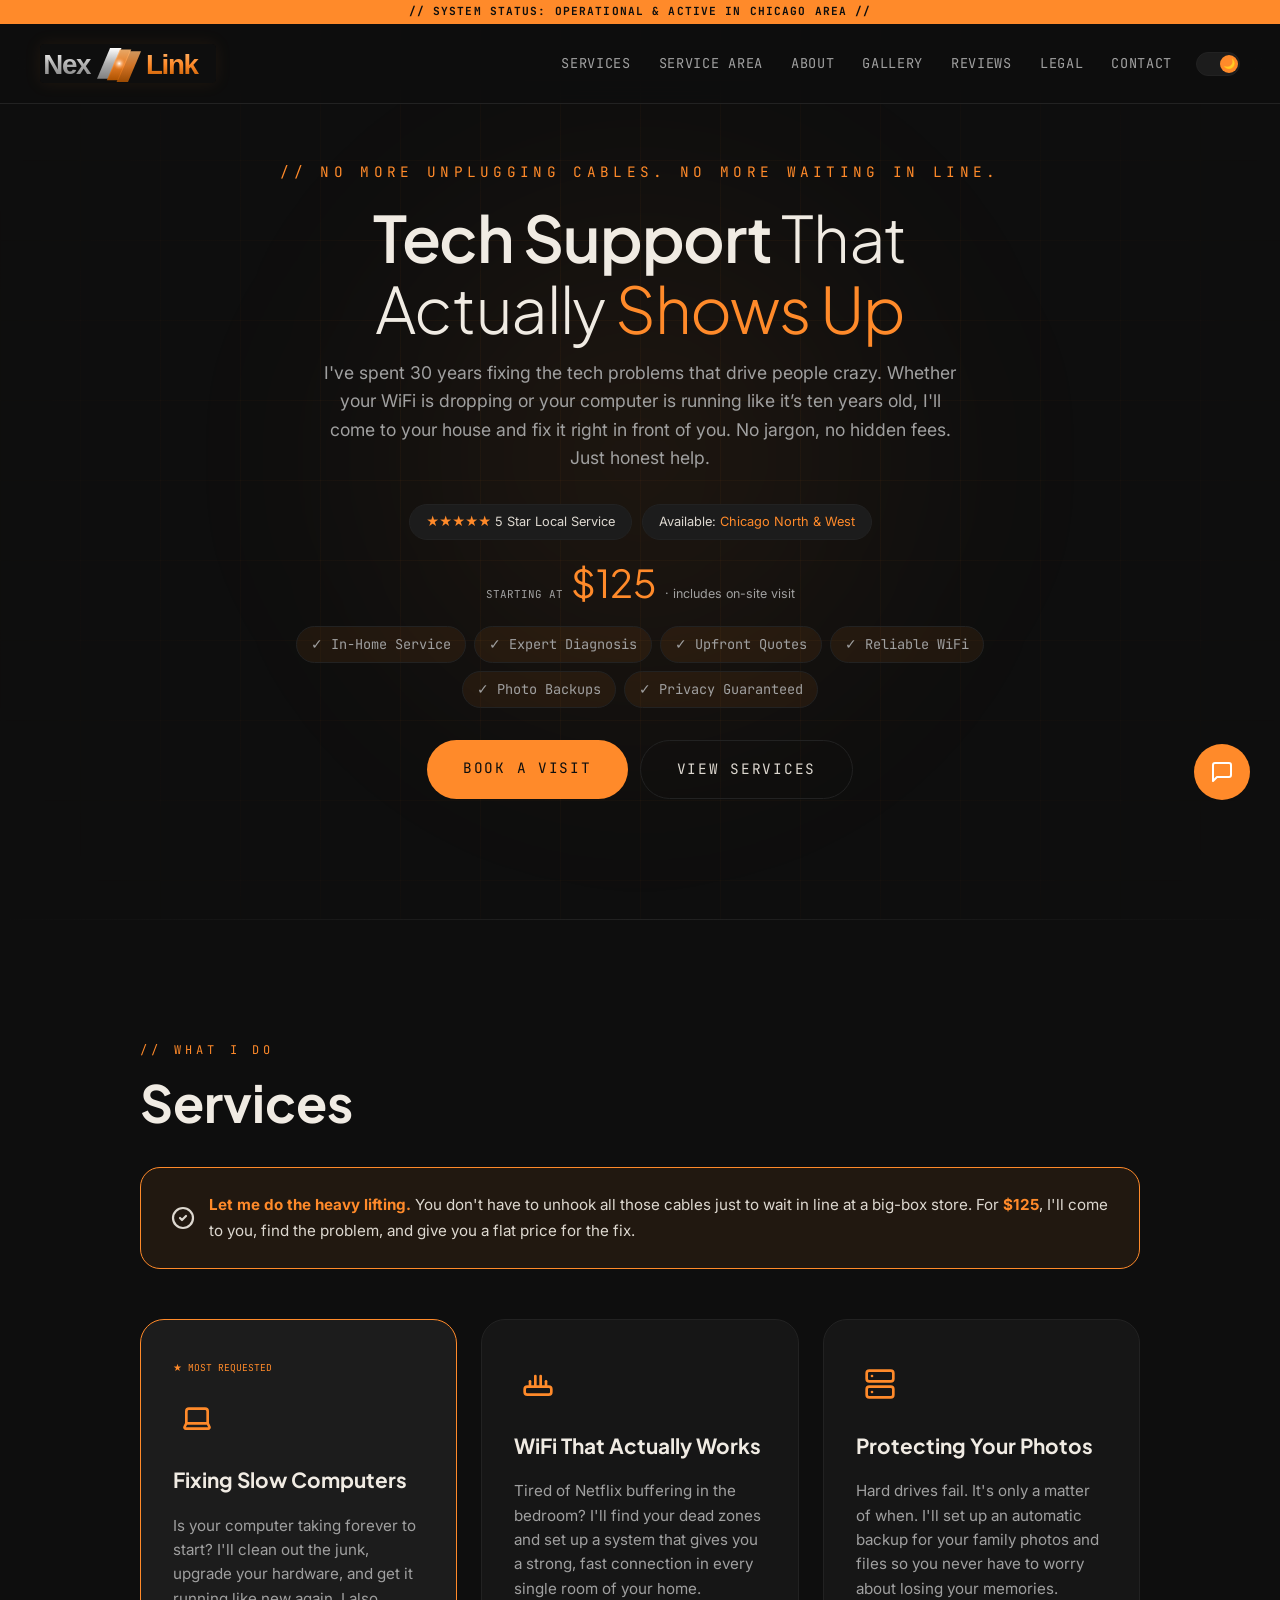
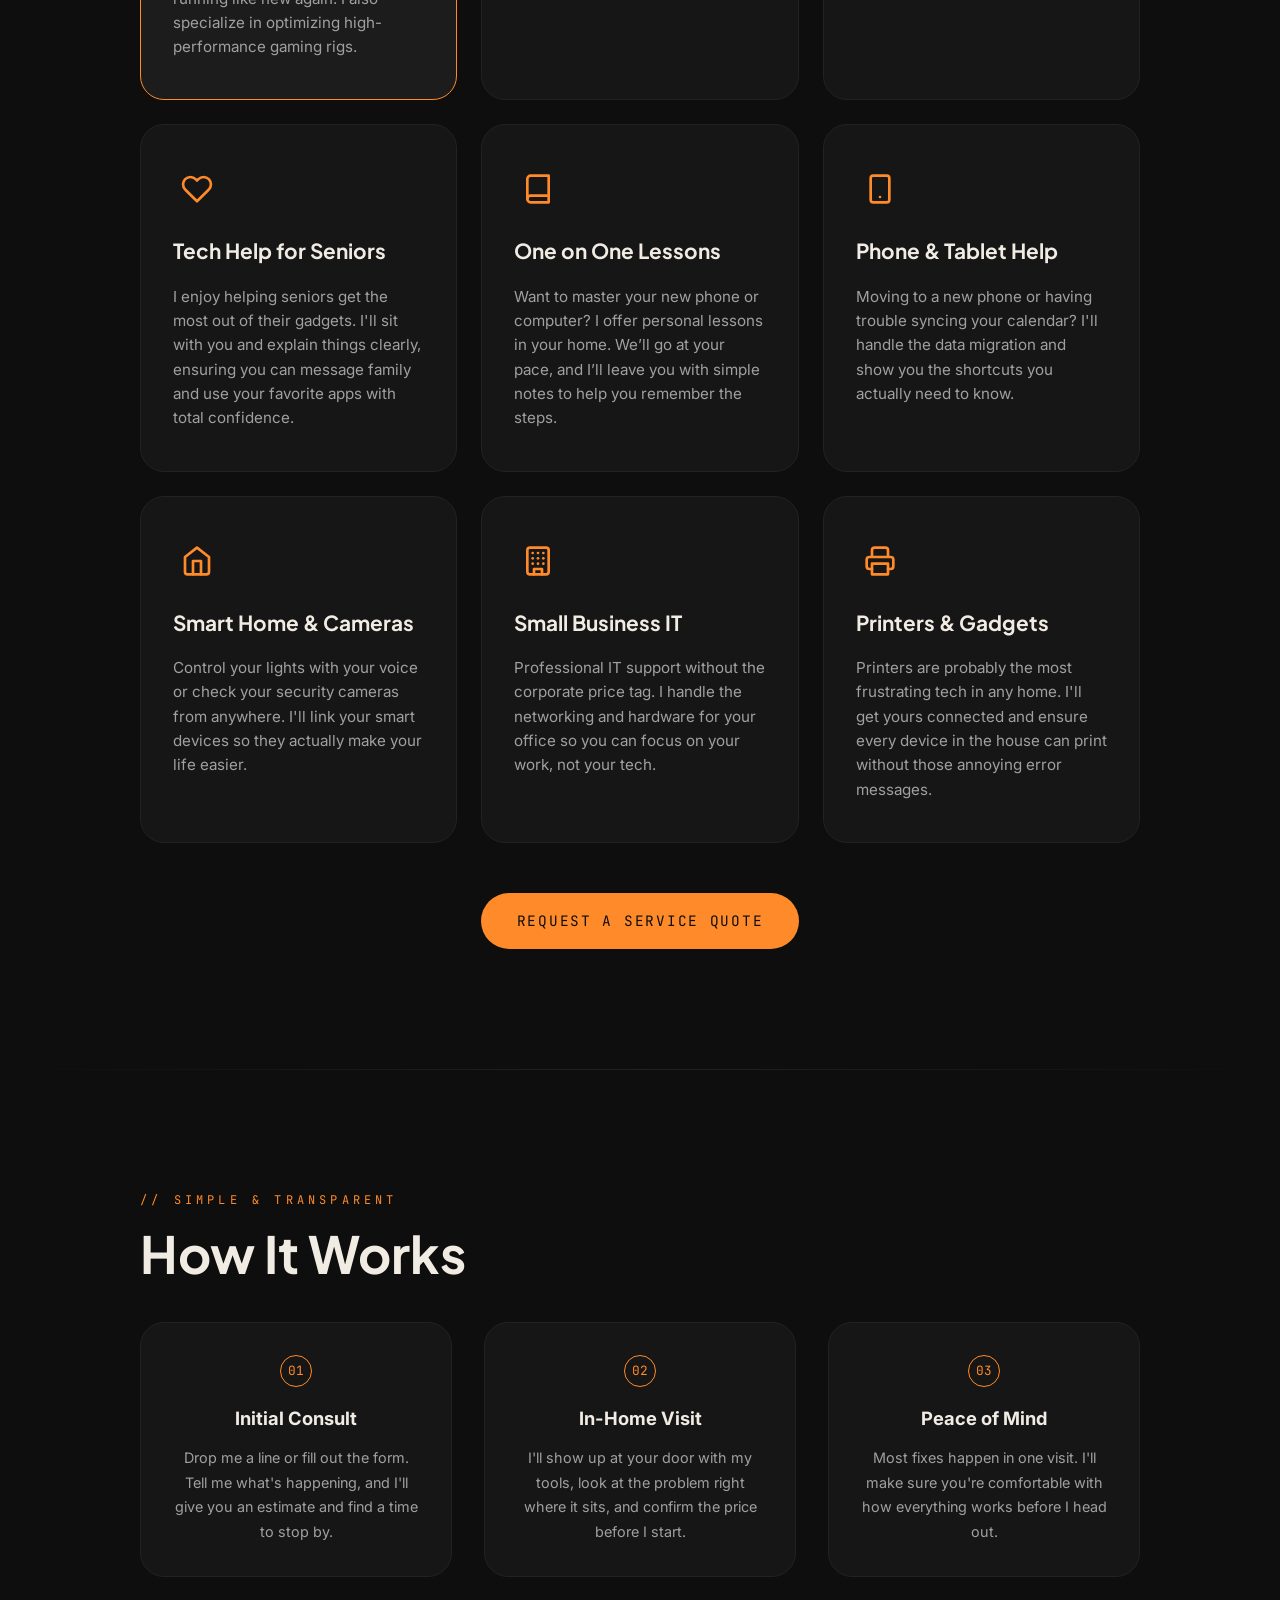
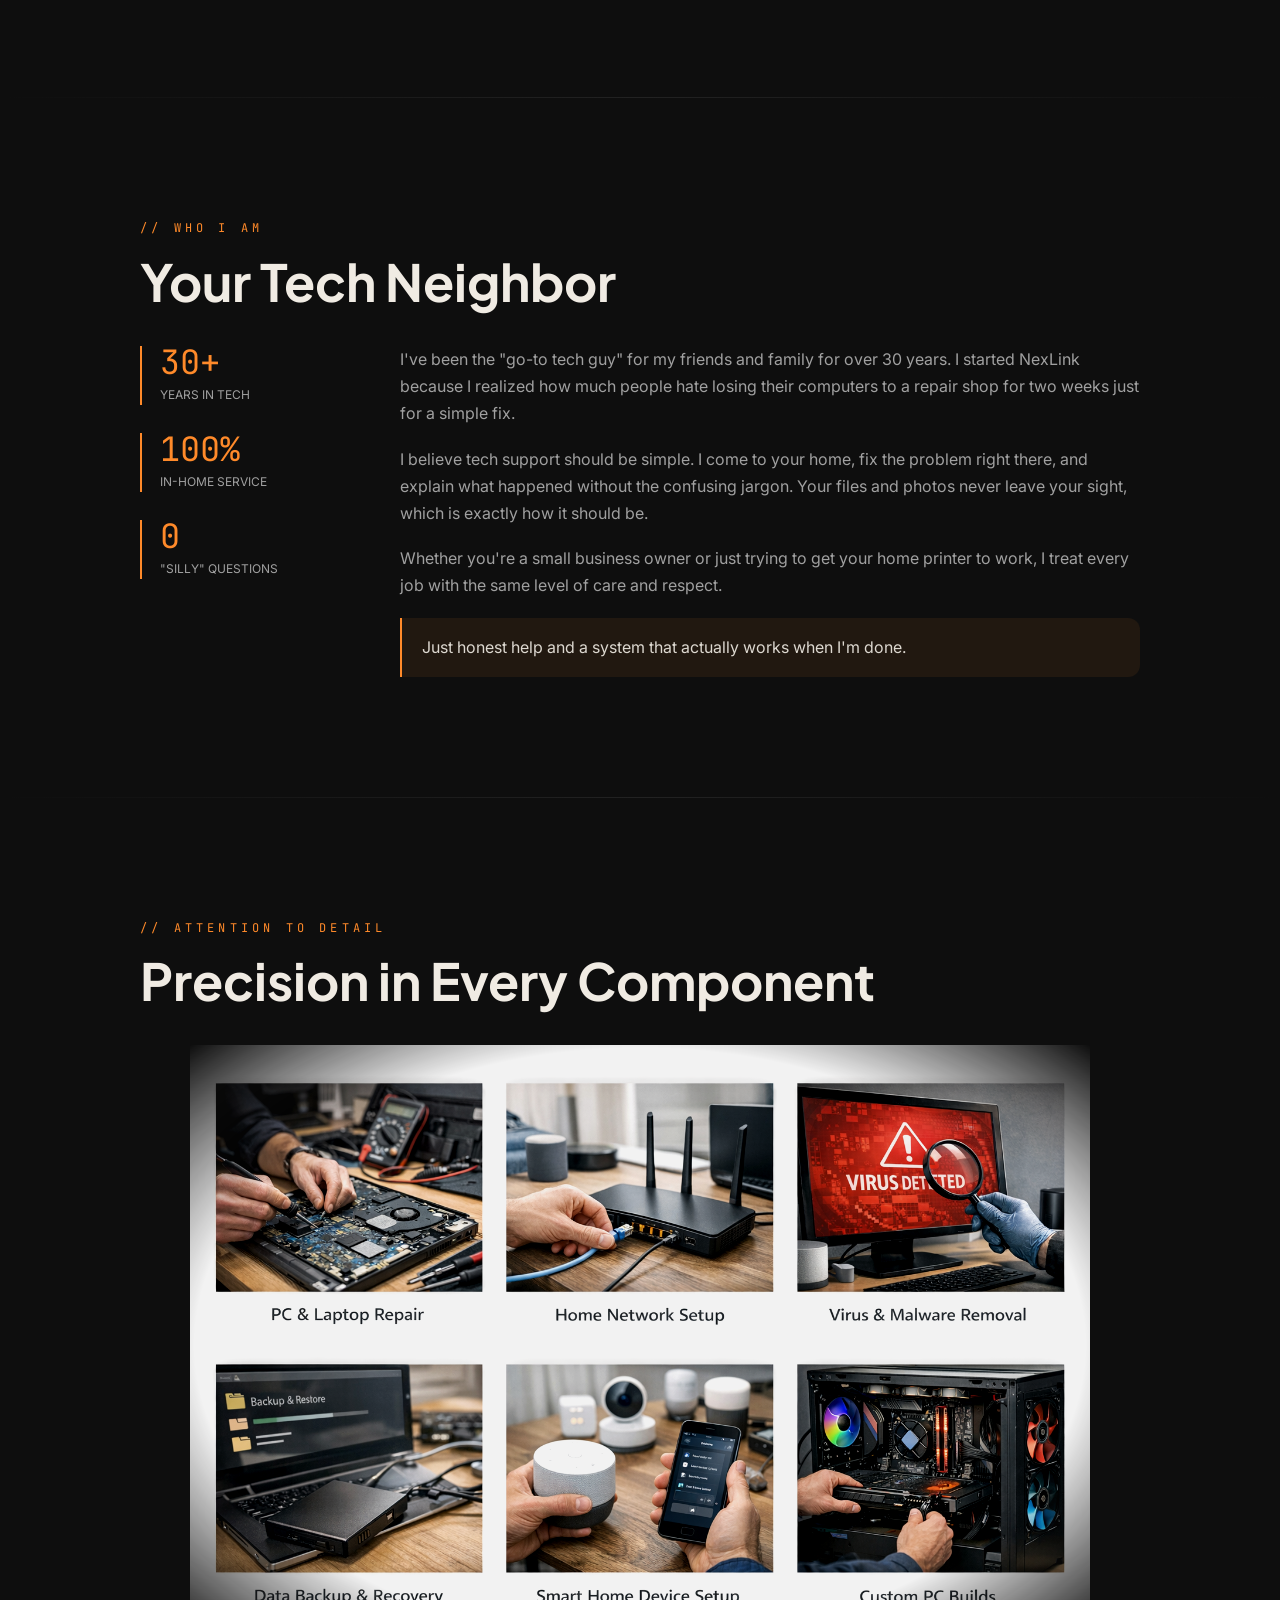
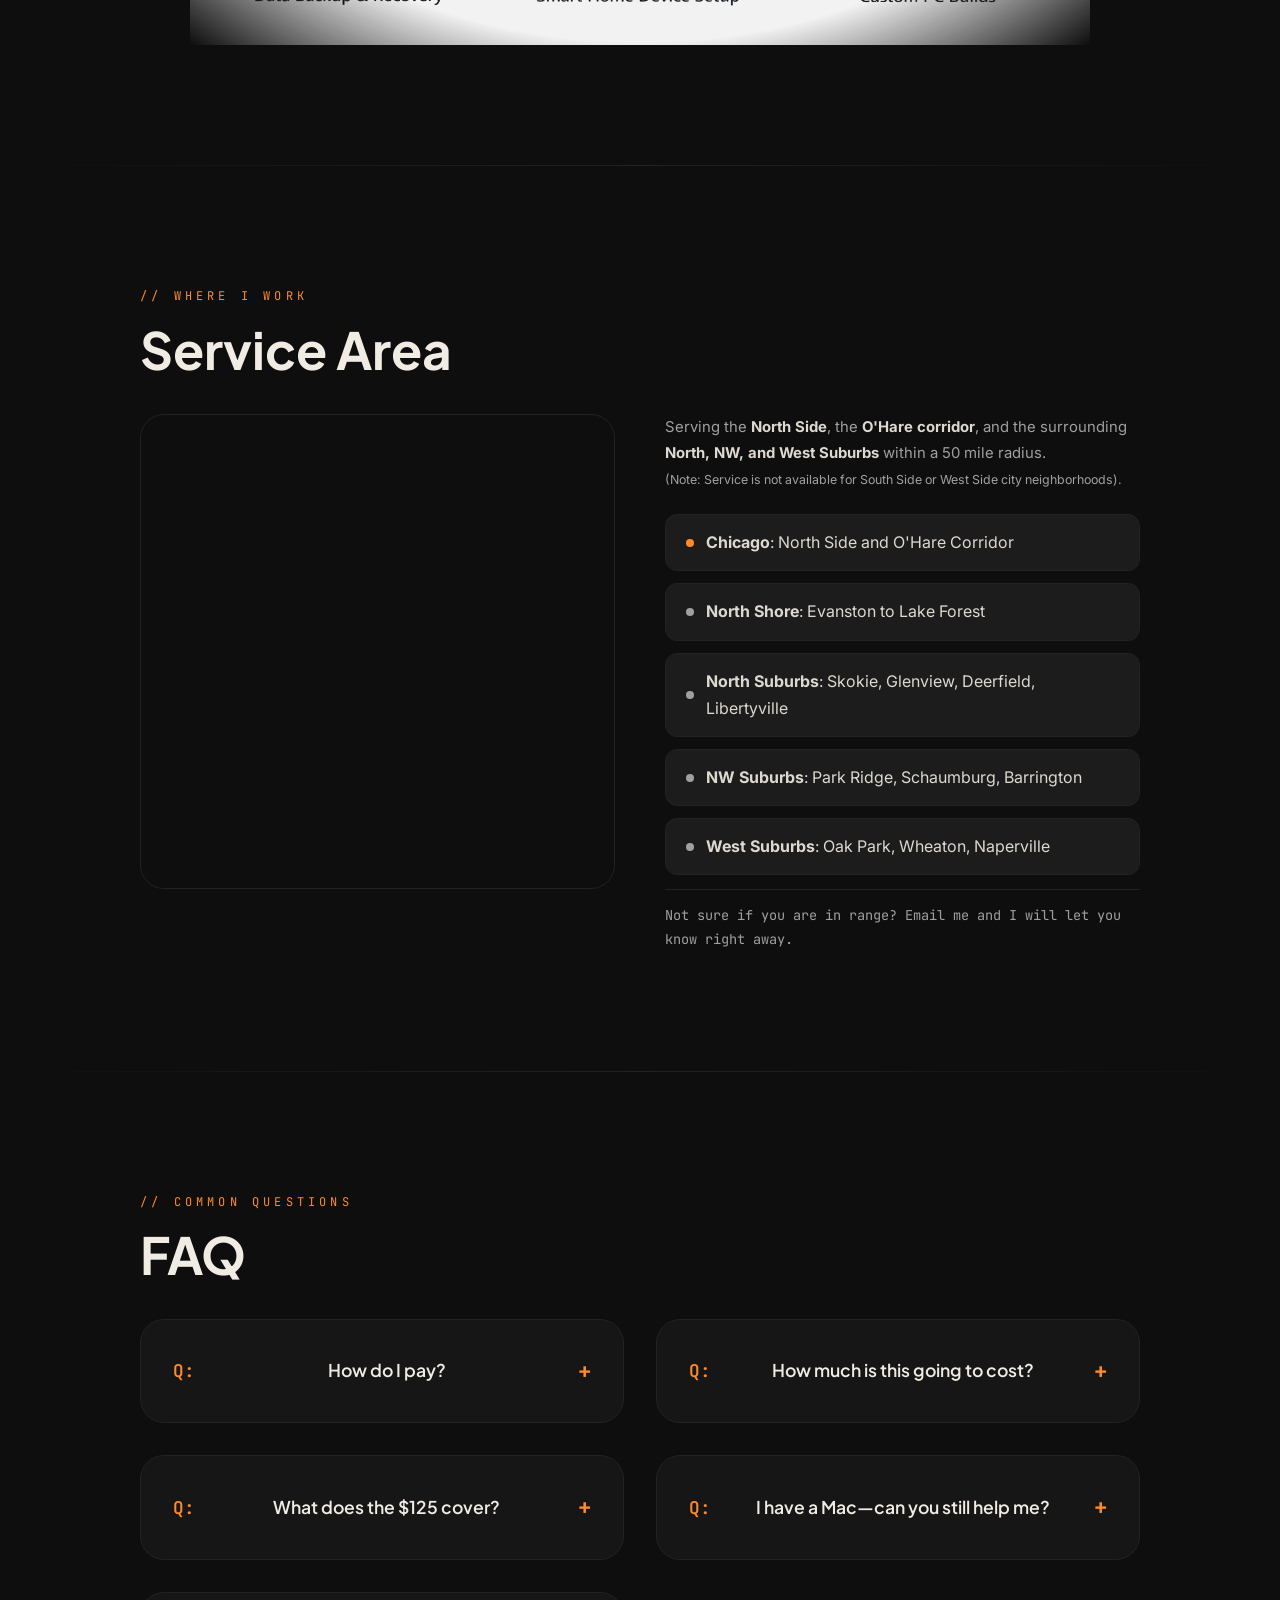
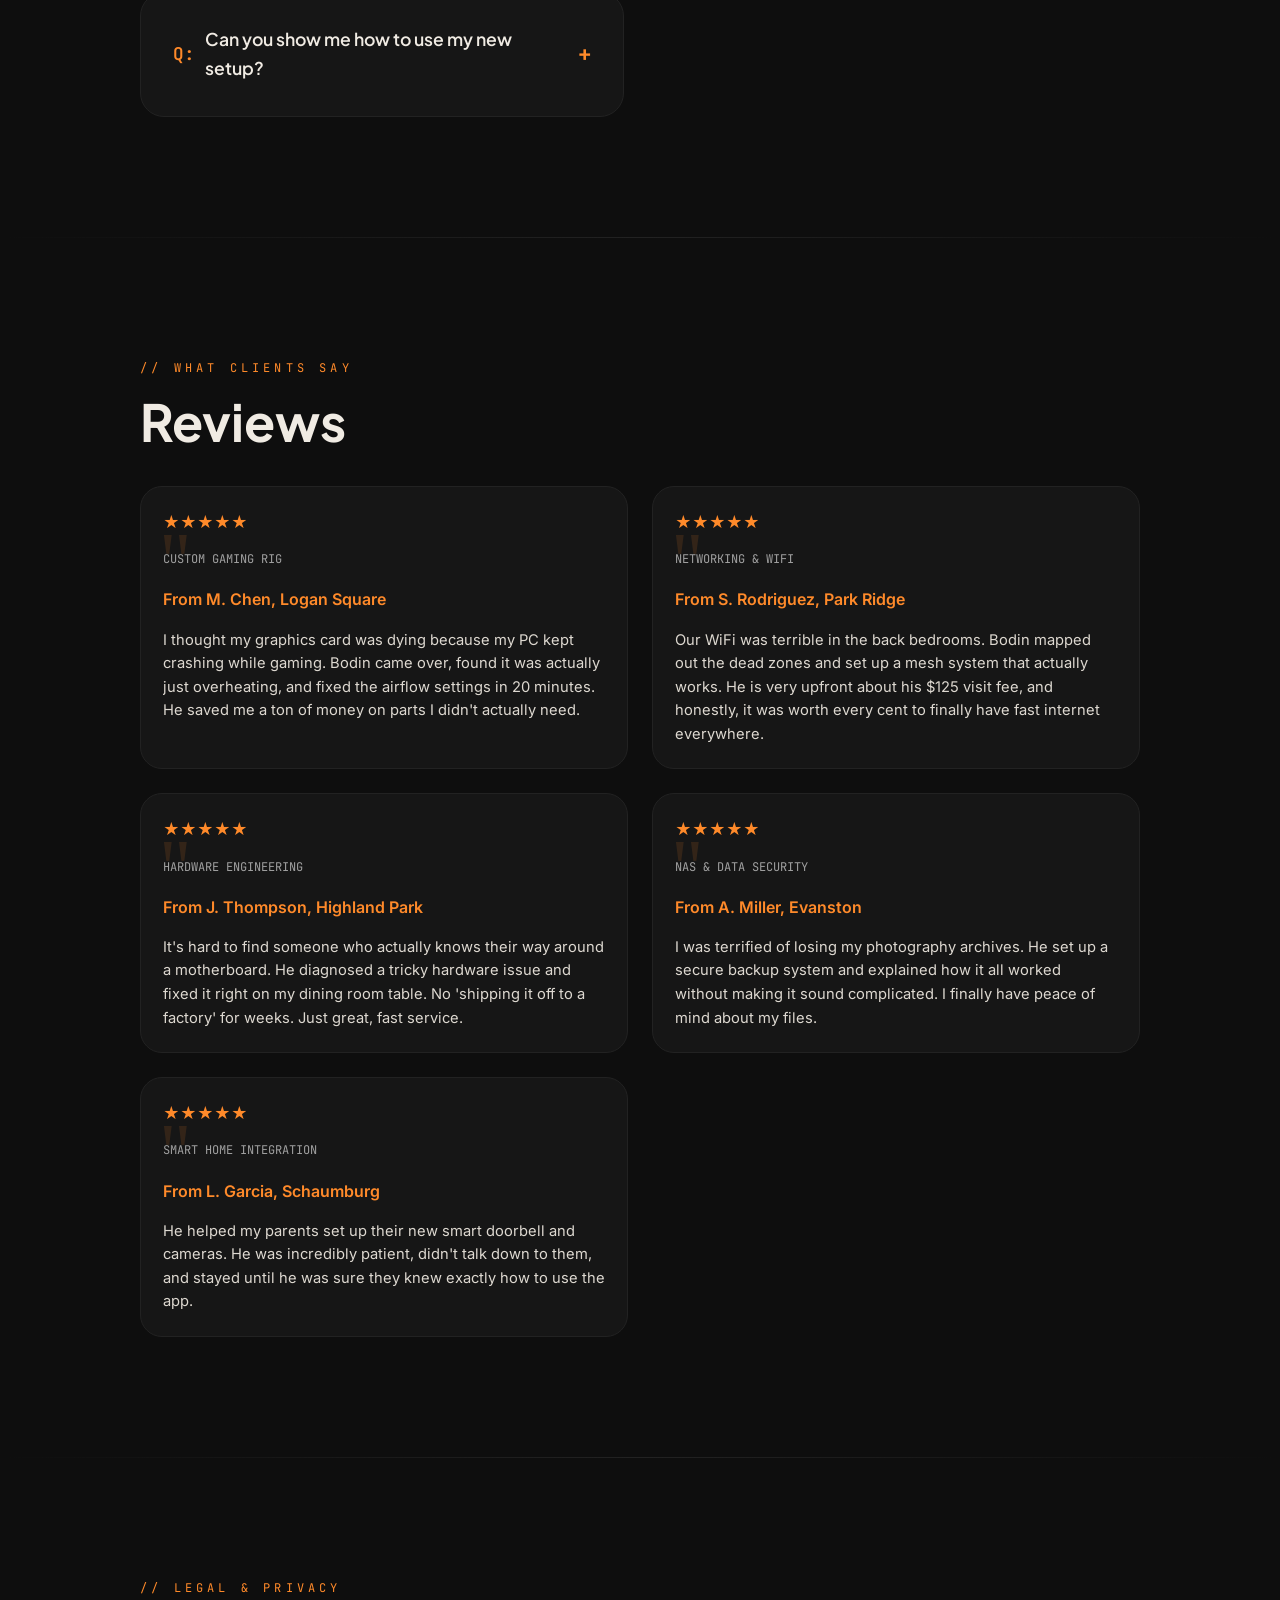
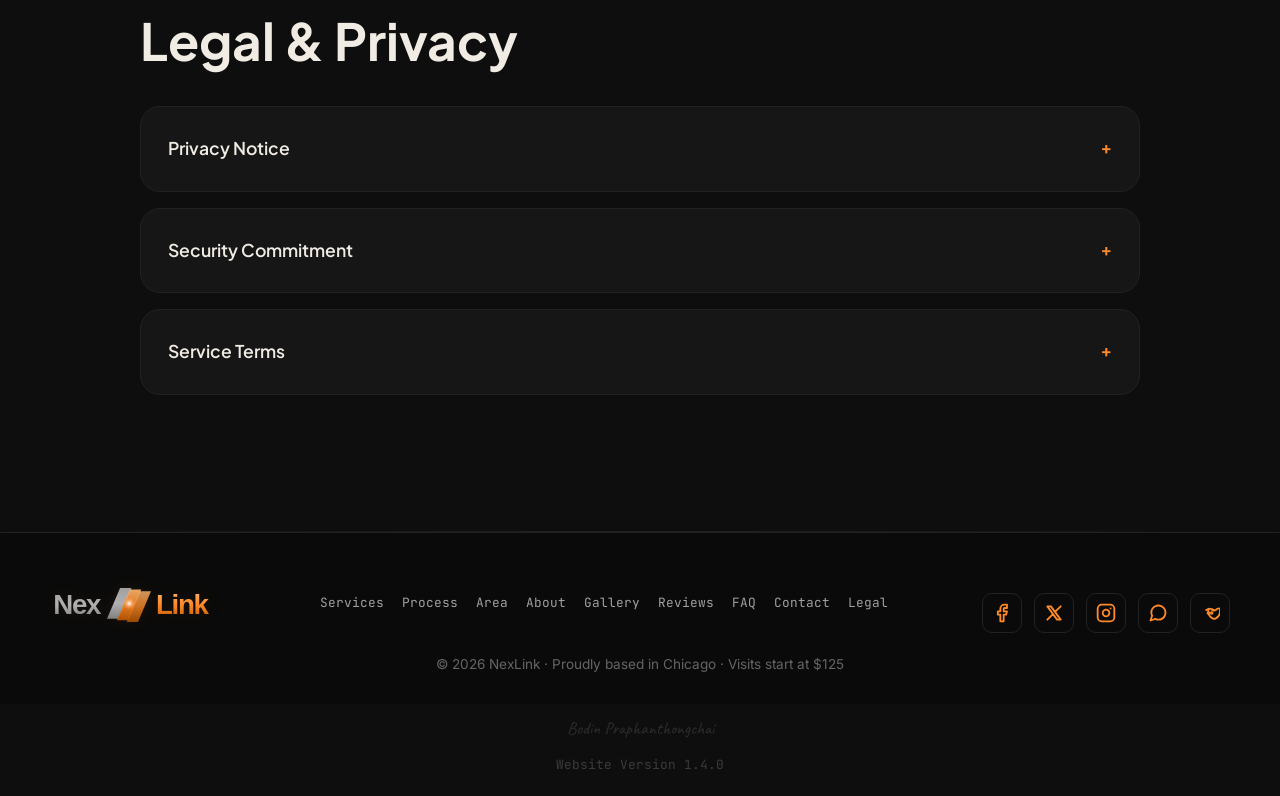
<file: NexLink.html>
<!DOCTYPE html>
<html lang="en" data-theme="dark">
<head>
<meta charset="UTF-8">
<meta name="viewport" content="width=device-width, initial-scale=1.0, viewport-fit=cover">
<!-- GitHub Pages: Uncomment below when testing on /nexlink/ subdirectory -->
<!-- <base href="/nexlink/"> -->
<meta name="description" content="NexLink: Professional in-home tech support in Chicago. 30+ years experience fixing computers, WiFi, and smart home tech. Honest help delivered to your door.">
<meta name="keywords" content="NexLink, Tech Support Chicago, PC Repair Chicago, On-Site IT Services, NAS Setup, WiFi Optimization, Chicago North Side Tech">
<meta name="robots" content="index, follow">
<meta property="og:title" content="NexLink · Expert On-Site Tech Support in Chicago">
<meta property="og:description" content="Professional on-site tech support in Chicago. Expert PC repair, networking, and smart home setup delivered to your door.">
<meta property="og:site_name" content="NexLink">
<meta property="og:type" content="website">
<meta property="og:url" content="https://www.nexlink.tech/"> <!-- [DOMAIN_PENDING]: Replace with live URL once registered -->
<meta property="og:image" content="https://www.nexlink.tech/og-image.jpg"> <!-- [DOMAIN_PENDING]: Use absolute URL for social crawlers -->
<meta property="og:image:alt" content="NexLink Branding: Expert Tech Support in Chicago">
<meta property="og:image:width" content="1200">
<meta property="og:image:height" content="630">
<meta name="twitter:card" content="summary_large_image">
<meta name="twitter:image" content="https://www.nexlink.tech/og-image.jpg"> <!-- [DOMAIN_PENDING]: Use absolute URL -->
<title>NexLink · Expert Tech Support at Home</title>
<meta name="theme-color" content="#0e0e0e" id="metaThemeColor">
<link rel="icon" href="NexLink-Logo.svg" type="image/svg+xml">
<link rel="icon" href="[data-uri]" sizes="32x32" type="image/png">
<link rel="apple-touch-icon" href="apple-touch-icon.png"> <!-- TODO: Upload 180x180 png for iOS -->
<link rel="manifest" href="site.webmanifest"> <!-- TODO: Create and upload PWA manifest -->
<link rel="preconnect" href="https://fonts.googleapis.com">
<link rel="preconnect" href="https://fonts.gstatic.com" crossorigin>
<link href="https://fonts.googleapis.com/css2?family=Inter:wght@400;500;600&family=Plus+Jakarta+Sans:wght@500;600;700&family=JetBrains+Mono:wght@400;500&family=Caveat&display=swap" rel="stylesheet">
<link rel="canonical" href="https://www.nexlink.tech/"> <!-- [DOMAIN_PENDING]: Keep absolute for SEO -->
<meta name="mobile-web-app-capable" content="yes">
<meta name="apple-mobile-web-app-status-bar-style" content="black-translucent">
<meta name="apple-mobile-web-app-title" content="NexLink">
<script type="application/ld+json">
  {
    "@context": "https://schema.org",
    "@type": "LocalBusiness",
    "@id": "https://www.nexlink.tech/#organization", 
    "name": "NexLink",
    "description": "Professional on-site technical support and IT services based in Chicago",
    "image": "https://www.nexlink.tech/NexLink-Logo.svg",
    "url": "https://www.nexlink.tech/", 
    "email": "info@nexlink.tech",
    "telephone": "+1 (000) 000-0000",
    "priceRange": "$$",
    "address": {
      "@type": "PostalAddress",
      "addressLocality": "Chicago",
      "addressRegion": "IL",
      "addressCountry": "US",
      "postalCode": "60601" 
    },
    "geo": {
      "@type": "GeoCoordinates",
      "latitude": 41.8781,
      "longitude": -87.6298
    },
    "openingHoursSpecification": [
      {
        "@type": "OpeningHoursSpecification",
        "dayOfWeek": ["Monday", "Tuesday", "Wednesday", "Thursday", "Friday"],
        "opens": "09:00",
        "closes": "19:00"
      },
      {
        "@type": "OpeningHoursSpecification",
        "dayOfWeek": "Saturday",
        "opens": "10:00",
        "closes": "17:00"
      }
    ],
    "areaServed": {
      "@type": "City",
      "name": "Chicago",
      "sameAs": "https://en.wikipedia.org/wiki/Chicago"
    },
    "serviceArea": {
      "@type": "City",
      "name": "Chicago, IL and surrounding 50 mile radius"
    },
    "sameAs": [],
    "hasOfferCatalog": {
      "@type": "OfferCatalog",
      "name": "Technical Support Services",
      "itemListElement": [
        {
          "@type": "Offer",
          "itemOffered": {
            "@type": "Service",
            "name": "PC Repair & Troubleshooting"
          }
        },
        {
          "@type": "Offer",
          "itemOffered": {
            "@type": "Service",
            "name": "Network Configuration & WiFi Setup"
          }
        },
        {
          "@type": "Offer",
          "itemOffered": {
            "@type": "Service",
            "name": "NAS Storage Solutions"
          }
        },
        {
          "@type": "Offer",
          "itemOffered": {
            "@type": "Service",
            "name": "Smart Home Technology Setup"
          }
        }
      ]
    }
  }
</script>
<script>
  (function() {
    const saved = localStorage.getItem('nexlink-theme') || 'dark';
    document.documentElement.setAttribute('data-theme', saved);
    const meta = document.querySelector('meta[name="theme-color"]');
    if (meta) meta.setAttribute('content', saved === 'dark' ? '#0e0e0e' : '#fcfaf8');
    // Pre-set the correct logo source to prevent a visual flash
    window.addEventListener('DOMContentLoaded', () => {
      const logo = document.querySelector('.logo-img');
      if (logo) logo.src = saved === 'dark' ? 'nexlink_logo_dark.svg' : 'nexlink_logo_light.svg';
    });
  })();
</script>
<link rel="stylesheet" href="styles.css">
</head>
<body>
<a href="#main-content" class="skip-link">Skip to main content</a>

<div class="top-status-bar">
  <span class="status-desktop">// SYSTEM STATUS: OPERATIONAL & ACTIVE IN CHICAGO AREA //</span>
  <span class="status-mobile">// SYSTEM OPERATIONAL //</span>
</div>

<!-- HEADER -->
<header>
  <a href="#home" class="logo" aria-label="NexLink Home">
    <img src="nexlink_logo_dark.svg" alt="NexLink" class="logo-img">
  </a>
  <div class="header-right">
    <nav>
      <a href="#services">Services</a>
      <a href="#area">Service Area</a>
      <a href="#about">About</a>
      <a href="#gallery">Gallery</a>
      <a href="#reviews">Reviews</a>
      <a href="#legal">Legal</a>
      <a href="#contact">Contact</a>
    </nav>
    <button class="theme-toggle" id="themeToggle" title="Toggle theme" aria-label="Toggle theme">
      <div class="toggle-track">
        <div class="toggle-thumb" id="toggleThumb" role="presentation" aria-hidden="true">
          <span class="theme-icon-dark">🌙</span>
          <span class="theme-icon-light">☀️</span>
        </div>
      </div>
    </button>
    <button class="hamburger" id="hamburger" aria-label="Menu" aria-expanded="false">
      <span></span><span></span><span></span>
    </button>
  </div>
</header>

<!-- MOBILE NAV -->
<nav class="mobile-nav" id="mobileNav">
  <a href="#services" onclick="closeMobile()">Services</a>
  <a href="#process" onclick="closeMobile()">Process</a>
  <a href="#area" onclick="closeMobile()">Service Area</a>
  <a href="#about" onclick="closeMobile()">About</a>
  <a href="#gallery" onclick="closeMobile()">Gallery</a>
  <a href="#reviews" onclick="closeMobile()">Reviews</a>
  <a href="#faq" onclick="closeMobile()">FAQ</a>
  <a href="#legal" onclick="closeMobile()">Legal</a>
  <a href="#contact" onclick="closeMobile()">Contact</a>
</nav>

<main id="main-content">

<!-- HERO -->
<section id="home">
  <div class="hero">
    <div class="hero-glow"></div>
    <div class="hero-grid"></div>
    <div class="bg-overlay" style="background-image: url('https://images.unsplash.com/photo-1544197150-b99a580bb7a8?auto=format&fit=crop&q=80&w=2000');" aria-hidden="true"></div> <!-- TODO: Replace with a more relevant hero image -->

    <div class="hero-content">
      <div class="hero-eyebrow">// No more unplugging cables. No more waiting in line.</div>
      <h1><strong>Tech Support</strong> That<br>Actually <em>Shows Up</em></h1>
      <p class="hero-sub">I've spent 30 years fixing the tech problems that drive people crazy. Whether your WiFi is dropping or your computer is running like it’s ten years old, I'll come to your house and fix it right in front of you. No jargon, no hidden fees. Just honest help.</p>
      
      <div class="hero-status-bar">
        <div class="status-item">
          <span aria-hidden="true">★★★★★</span>
          <span class="sr-only">5 out of 5 stars</span>
          5 Star Local Service
        </div>
        <div class="status-item">Available: <span>Chicago North & West</span></div>
      </div>

      <div class="hero-price">
        <span class="price-from">Starting at</span>
        <span class="price-num">$125</span>
        <span class="price-note">· includes on-site visit</span>
      </div>

      <div class="hero-badges">
        <span class="badge">✓ In-Home Service</span>
        <span class="badge">✓ Expert Diagnosis</span>
        <span class="badge">✓ Upfront Quotes</span>
        <span class="badge">✓ Reliable WiFi</span>
        <span class="badge">✓ Photo Backups</span>
        <span class="badge">✓ Privacy Guaranteed</span>
      </div>

      <div class="cta-row">
        <a href="#contact" class="btn-primary">Book a Visit</a>
        <a href="#services" class="btn-ghost">View Services</a>
      </div>
    </div>
  </div>
</section>

<div class="divider"></div>

<!-- SERVICES -->
<div id="services">
  <div class="section-wrap">
    <div class="section-label">// What I Do</div>
    <h2>Services</h2>

    <div class="onsite-banner">
      <span class="onsite-icon"><svg viewBox="0 0 24 24" aria-hidden="true" focusable="false"><circle cx="12" cy="12" r="10"></circle><path d="m9 12 2 2 4-4"></path></svg></span> <!-- Checkmark icon -->
      <div><strong>Let me do the heavy lifting.</strong> You don't have to unhook all those cables just to wait in line at a big-box store. For <strong>$125</strong>, I'll come to you, find the problem, and give you a flat price for the fix.</div>
    </div>

    <div class="services-grid">
      <details class="service-card featured">
        <summary class="service-card-summary">
          <div class="service-card-info">
            <div class="featured-tag" aria-hidden="true">★ Most Requested</div>
            <div class="service-icon"><svg viewBox="0 0 24 24" aria-hidden="true" focusable="false"><path d="M20 16V7a2 2 0 0 0-2-2H6a2 2 0 0 0-2 2v9m16 0H4m16 0 1.28 2.55a1 1 0 0 1-.9 1.45H3.62a1 1 0 0 1-.9-1.45L4 16"></path></svg></div>
            <h3>Fixing Slow Computers</h3>
          </div> <!-- service-card-info -->
        </summary>
        <p class="service-card-content">Is your computer taking forever to start? I'll clean out the junk, upgrade your hardware, and get it running like new again. I also specialize in optimizing high-performance gaming rigs.</p>
      </details>

      <details class="service-card">
        <summary class="service-card-summary">
          <div class="service-card-info">
            <div class="service-icon"><svg viewBox="0 0 24 24" aria-hidden="true" focusable="false"><rect x="2" y="14" width="20" height="6" rx="2"></rect><path d="M6 14v-4"></path><path d="M10 14v-8"></path><path d="M14 14v-8"></path><path d="M18 14v-4"></path></svg></div>
            <h3>WiFi That Actually Works</h3>
          </div> <!-- service-card-info -->
        </summary>
        <p class="service-card-content">Tired of Netflix buffering in the bedroom? I'll find your dead zones and set up a system that gives you a strong, fast connection in every single room of your home.</p>
      </details>

      <details class="service-card">
        <summary class="service-card-summary">
          <div class="service-card-info">
            <div class="service-icon"><svg viewBox="0 0 24 24" aria-hidden="true" focusable="false"><rect width="20" height="8" x="2" y="2" rx="2" ry="2"></rect><rect width="20" height="8" x="2" y="14" rx="2" ry="2"></rect><line x1="6" y1="6" x2="6.01" y2="6"></line><line x1="6" y1="18" x2="6.01" y2="18"></line></svg></div>
            <h3>Protecting Your Photos</h3>
          </div> <!-- service-card-info -->
        </summary>
        <p class="service-card-content">Hard drives fail. It's only a matter of when. I'll set up an automatic backup for your family photos and files so you never have to worry about losing your memories.</p>
      </details>

      <details class="service-card">
        <summary class="service-card-summary">
          <div class="service-card-info">
            <div class="service-icon"><svg viewBox="0 0 24 24" aria-hidden="true" focusable="false"><path d="M20.84 4.61a5.5 5.5 0 0 0-7.78 0L12 5.67l-1.06-1.06a5.5 5.5 0 0 0-7.78 7.78l1.06 1.06L12 21.23l7.78-7.78 1.06-1.06a5.5 5.5 0 0 0 0-7.78z"></path></svg></div>
            <h3>Tech Help for Seniors</h3>
          </div> <!-- service-card-info -->
        </summary>
        <p class="service-card-content">I enjoy helping seniors get the most out of their gadgets. I'll sit with you and explain things clearly, ensuring you can message family and use your favorite apps with total confidence.</p>
      </details>

      <details class="service-card">
        <summary class="service-card-summary">
          <div class="service-card-info">
            <div class="service-icon"><svg viewBox="0 0 24 24" aria-hidden="true" focusable="false"><path d="M4 19.5A2.5 2.5 0 0 1 6.5 17H20"></path><path d="M6.5 2H20v20H6.5A2.5 2.5 0 0 1 4 19.5v-15A2.5 2.5 0 0 1 6.5 2z"></path></svg></div>
            <h3>One on One Lessons</h3>
          </div> <!-- service-card-info -->
        </summary>
        <p class="service-card-content">Want to master your new phone or computer? I offer personal lessons in your home. We’ll go at your pace, and I’ll leave you with simple notes to help you remember the steps.</p>
      </details>

      <details class="service-card">
        <summary class="service-card-summary">
          <div class="service-card-info">
            <div class="service-icon"><svg viewBox="0 0 24 24" aria-hidden="true" focusable="false"><rect x="5" y="2" width="14" height="20" rx="2" ry="2"></rect><line x1="12" y1="18" x2="12.01" y2="18"></line></svg></div>
            <h3>Phone & Tablet Help</h3>
          </div> <!-- service-card-info -->
        </summary>
        <p class="service-card-content">Moving to a new phone or having trouble syncing your calendar? I'll handle the data migration and show you the shortcuts you actually need to know.</p>
      </details>

      <details class="service-card">
        <summary class="service-card-summary">
          <div class="service-card-info">
            <div class="service-icon"><svg viewBox="0 0 24 24" aria-hidden="true" focusable="false"><path d="m3 9 9-7 9 7v11a2 2 0 0 1-2 2H5a2 2 0 0 1-2-2z"></path><polyline points="9 22 9 12 15 12 15 22"></polyline></svg></div>
            <h3>Smart Home & Cameras</h3>
          </div> <!-- service-card-info -->
        </summary>
        <p class="service-card-content">Control your lights with your voice or check your security cameras from anywhere. I'll link your smart devices so they actually make your life easier.</p>
      </details>

      <details class="service-card">
        <summary class="service-card-summary">
          <div class="service-card-info">
            <div class="service-icon"><svg viewBox="0 0 24 24" aria-hidden="true" focusable="false"><rect width="16" height="20" x="4" y="2" rx="2" ry="2"></rect><path d="M9 22v-4h6v4"></path><path d="M8 6h.01"></path><path d="M16 6h.01"></path><path d="M12 6h.01"></path><path d="M12 10h.01"></path><path d="M12 14h.01"></path><path d="M16 10h.01"></path><path d="M16 14h.01"></path><path d="M8 10h.01"></path><path d="M8 14h.01"></path></svg></div>
            <h3>Small Business IT</h3>
          </div> <!-- service-card-info -->
        </summary>
        <p class="service-card-content">Professional IT support without the corporate price tag. I handle the networking and hardware for your office so you can focus on your work, not your tech.</p>
      </details>

      <details class="service-card">
        <summary class="service-card-summary">
          <div class="service-card-info">
            <div class="service-icon"><svg viewBox="0 0 24 24" aria-hidden="true" focusable="false"><path d="M6 18H4a2 2 0 0 1-2-2v-5a2 2 0 0 1 2-2h16a2 2 0 0 1 2 2v5a2 2 0 0 1-2 2h-2"></path><rect x="6" y="14" width="12" height="8"></rect><path d="M6 8V4a2 2 0 0 1 2-2h8a2 2 0 0 1 2 2v4"></path></svg></div>
            <h3>Printers & Gadgets</h3>
          </div> <!-- service-card-info -->
        </summary>
        <p class="service-card-content">Printers are probably the most frustrating tech in any home. I'll get yours connected and ensure every device in the house can print without those annoying error messages.</p>
      </details>
    </div>
    <div style="text-align: center; margin-top: 50px;">
      <a href="#contact" class="btn-primary" aria-haspopup="dialog">Request a Service Quote</a>
    </div>
  </div>
</div>

<div class="divider"></div>

<!-- PROCESS SECTION -->
<div id="process">
  <div class="section-wrap">
    <div class="section-label">// Simple & Transparent</div>
    <h2>How It Works</h2>
    <div class="process-grid">
      <div class="process-step">
        <div class="step-num">01</div>
        <h3>Initial Consult</h3>
        <p>Drop me a line or fill out the form. Tell me what's happening, and I'll give you an estimate and find a time to stop by.</p>
      </div>
      <div class="process-step">
        <div class="step-num">02</div>
        <h3>In-Home Visit</h3>
        <p>I'll show up at your door with my tools, look at the problem right where it sits, and confirm the price before I start.</p>
      </div>
      <div class="process-step">
        <div class="step-num">03</div>
        <h3>Peace of Mind</h3>
        <p>Most fixes happen in one visit. I'll make sure you're comfortable with how everything works before I head out.</p>
      </div>
    </div>
  </div>
</div>

<div class="divider"></div>

<!-- ABOUT -->
<div id="about" style="position: relative; overflow: hidden;">
  <div class="bg-overlay" style="background-image: url('https://images.unsplash.com/photo-1581092160562-40aa08e78837?auto=format&fit=crop&q=80&w=2000'); opacity: 0.05;"></div> <!-- TODO: Replace with real in-home service photo, increased opacity -->
  <div class="section-wrap" style="position: relative; z-index: 1;">
    <div class="section-label">// Who I Am</div>
    <h2>Your Tech Neighbor</h2>
    <div class="about-layout">
      <div>
        <div class="about-stat"><div class="num">30+</div><div class="lbl">Years in Tech</div></div>
        <div class="about-stat"><div class="num">100%</div><div class="lbl">In-Home Service</div></div>
        <div class="about-stat"><div class="num">0</div><div class="lbl">"Silly" Questions</div></div>
      </div>
      <div class="about-text">
        <p>I've been the "go-to tech guy" for my friends and family for over 30 years. I started NexLink because I realized how much people hate losing their computers to a repair shop for two weeks just for a simple fix.</p>
        <p>I believe tech support should be simple. I come to your home, fix the problem right there, and explain what happened without the confusing jargon. Your files and photos never leave your sight, which is exactly how it should be.</p>
        <p>Whether you're a small business owner or just trying to get your home printer to work, I treat every job with the same level of care and respect.</p>
        <div class="highlight-box">
          Just honest help and a system that actually works when I'm done.
        </div>
      </div>
    </div>
  </div>
</div>

<div class="divider"></div>

<!-- GALLERY -->
<div id="gallery">
  <div class="section-wrap">
    <div class="section-label">// Attention to Detail</div>
    <h2>Precision in Every Component</h2>
    <div class="gallery-grid">
      <div class="gallery-item">
        <img src="circuit-board-detail.jpg" 
             alt="Close-up of a hand holding a circuit board, symbolizing detailed technical work and precision in computer repair." 
             loading="lazy" 
             width="900" height="600">
      </div>
    </div>
  </div>
</div>

<div class="divider"></div>

<!-- SERVICE AREA -->
<div id="area">
  <div class="section-wrap">
    <div class="section-label">// Where I Work</div>
    <h2>Service Area</h2>
    <div class="area-layout">
      <div class="area-map">
        <!-- To show a shaded 50 mile radius, follow the 'Pro-Tip' instructions and replace the src below with your Google My Maps embed link -->
        <iframe
          src="https://www.google.com/maps/embed?pb=!1m18!1m12!1m3!1d190255.43829930114!2d-87.87204663951239!3d41.8333925049563!2m3!1f0!2f0!3f0!3m2!1i1024!2i768!4f13.1!3m3!1m2!1s0x880e2c3cd0f4cbed%3A0xafe0a6ad09c0c000!2sChicago%2C%20IL!5e0!3m2!1sen!2sus!4v1715873550000!5m2!1sen!2sus" 
          title="Service area map showing Chicago and surrounding suburbs"
          width="100%" 
          height="100%" 
          style="border:0;" 
          allowfullscreen=""
          loading="lazy"
          sandbox="allow-scripts allow-same-origin allow-popups allow-forms"
          referrerpolicy="no-referrer-when-downgrade">
        </iframe>
      </div>
      <div class="area-content">
        <p style="color:var(--muted); font-size:0.93rem; margin-bottom:22px; line-height:1.75;">Serving the <strong style="color:var(--text);">North Side</strong>, the <strong style="color:var(--text);">O'Hare corridor</strong>, and the surrounding <strong style="color:var(--text);">North, NW, and West Suburbs</strong> within a 50 mile radius. <br><small>(Note: Service is not available for South Side or West Side city neighborhoods).</small></p>
        <div class="area-list">
          <div class="area-zone"><div class="zone-dot"></div><div><strong>Chicago</strong>: North Side and O'Hare Corridor</div></div>
          <div class="area-zone"><div class="zone-dot secondary"></div><div><strong>North Shore</strong>: Evanston to Lake Forest</div></div>
          <div class="area-zone"><div class="zone-dot secondary"></div><div><strong>North Suburbs</strong>: Skokie, Glenview, Deerfield, Libertyville</div></div>
          <div class="area-zone"><div class="zone-dot secondary"></div><div><strong>NW Suburbs</strong>: Park Ridge, Schaumburg, Barrington</div></div>
          <div class="area-zone"><div class="zone-dot secondary"></div><div><strong>West Suburbs</strong>: Oak Park, Wheaton, Naperville</div></div>
        </div>
        <div class="area-note">Not sure if you are in range? Email me and I will let you know right away.</div>
      </div>
    </div>
  </div>
</div>

<div class="divider"></div>

<!-- FAQ -->
<section id="faq">
  <div class="section-wrap">
    <div class="section-label">// Common Questions</div>
    <h2>FAQ</h2>
    <div class="faq-grid">
      <details class="faq-item">
        <summary><h3>How do I pay?</h3></summary>
        <p>I keep it simple: Cash, Zelle, or Venmo work best. I'll settle up with you once the job is finished and you're happy with how everything is working.</p>
      </details>
      <details class="faq-item">
        <summary><h3>How much is this going to cost?</h3></summary>
        <p>I don't like surprise bills either. I'll give you a clear quote based on what needs doing before I start any work. The initial $125 covers the house call and the time it takes to find the root of the problem.</p>
      </details>
      <details class="faq-item">
        <summary><h3>What does the $125 cover?</h3></summary>
        <p>That covers my travel and the "detective work" to find out exactly why your tech is acting up. Once I find the culprit, I'll give you a flat price for the fix. Even if you decide not to do the repair, you'll have an expert diagnosis and a clear plan of action.</p>
      </details>
      <details class="faq-item">
        <summary><h3>I have a Mac—can you still help me?</h3></summary>
        <p>Definitely. I’ve been working on Macs as long as I’ve been working on PCs. Whether it’s a MacBook that’s acting up or an iMac that needs a speed boost, I’m comfortable with the whole Apple ecosystem.</p>
      </details>
      <details class="faq-item">
        <summary><h3>Can you show me how to use my new setup?</h3></summary>
        <p>That's exactly why I'm here. I'm happy to sit down and walk you through everything so you feel confident using it on your own. There are no "silly" questions—if you want to know how something works, just ask!</p>
      </details>
    </div>
  </div>
</section>

<div class="divider"></div>

<!-- REVIEWS -->
<div id="reviews">
  <div class="section-wrap">
    <div class="section-label">// What Clients Say</div>
    <h2>Reviews</h2>
    <div class="reviews-grid">
      <details class="review-card" open>
        <summary class="review-card-summary" role="button" aria-expanded="true">
          <div><div class="stars" aria-label="5 star rating">★★★★★</div><span class="review-tag">Custom Gaming Rig</span></div>
          <div class="review-author">From M. Chen, Logan Square</div>
        </summary>
        <p class="review-text review-card-content">I thought my graphics card was dying because my PC kept crashing while gaming. Bodin came over, found it was actually just overheating, and fixed the airflow settings in 20 minutes. He saved me a ton of money on parts I didn't actually need.</p>
      </details>
      <details class="review-card" open>
        <summary class="review-card-summary">
          <div><div class="stars" aria-label="5 star rating">★★★★★</div><span class="review-tag">Networking & WiFi</span></div>
          <div class="review-author">From S. Rodriguez, Park Ridge</div>
        </summary>
        <p class="review-text review-card-content">Our WiFi was terrible in the back bedrooms. Bodin mapped out the dead zones and set up a mesh system that actually works. He is very upfront about his $125 visit fee, and honestly, it was worth every cent to finally have fast internet everywhere.</p>
      </details>
      <details class="review-card" open>
        <summary class="review-card-summary">
          <div><div class="stars">★★★★★</div><span class="review-tag">Hardware Engineering</span></div>
          <div class="review-author">From J. Thompson, Highland Park</div> <!-- Added role and aria-expanded -->
        </summary>
        <p class="review-text review-card-content">It's hard to find someone who actually knows their way around a motherboard. He diagnosed a tricky hardware issue and fixed it right on my dining room table. No 'shipping it off to a factory' for weeks. Just great, fast service.</p>
      </details>
      <details class="review-card" open>
        <summary class="review-card-summary">
          <div><div class="stars">★★★★★</div><span class="review-tag">NAS & Data Security</span></div>
          <div class="review-author">From A. Miller, Evanston</div>
        </summary>
        <p class="review-text review-card-content">I was terrified of losing my photography archives. He set up a secure backup system and explained how it all worked without making it sound complicated. I finally have peace of mind about my files.</p>
      </details>
      <details class="review-card" open>
        <summary class="review-card-summary">
          <div><div class="stars">★★★★★</div><span class="review-tag">Smart Home Integration</span></div>
          <div class="review-author">From L. Garcia, Schaumburg</div>
        </summary>
        <p class="review-text review-card-content">He helped my parents set up their new smart doorbell and cameras. He was incredibly patient, didn't talk down to them, and stayed until he was sure they knew exactly how to use the app.</p>
      </details>
    </div>
  </div>
</div>
<div class="divider"></div>

<!-- LEGAL -->
<div id="legal">
  <div class="section-wrap">
    <div class="section-label">// Legal & Privacy</div>
    <h2>Legal & Privacy</h2>
    <details class="legal-block">
      <summary><h3>Privacy Notice</h3></summary>
      <p>NexLink is committed to protecting your privacy. Any personal information collected through this website (e.g., name, email, service request details) is used solely for the purpose of communicating with you, scheduling services, and providing the requested technical support. Your data will not be shared, sold, or rented to third parties for marketing purposes.</p>
    </details>
    <details class="legal-block">
      <summary><h3>Security Commitment</h3></summary>
      <p>We treat the security and confidentiality of your data and devices with the utmost importance. All information shared during a service request is handled with strict confidentiality and used exclusively for the provision of that service. We utilize secure communication channels and best practices for data handling to protect your information.</p>
    </details>
    <details class="legal-block">
      <summary><h3>Service Terms</h3></summary>
      <p>All on-site services incur a minimum charge of $125, which covers travel to your location and initial diagnostics. This fee is non-refundable. Services are provided on a professional, best-effort basis. NexLink is not liable for existing hardware failures or any data loss. Clients are responsible for maintaining verified backups prior to any service. A 30-day warranty applies to labor performed.</p>
    </details>
  </div>
</div>

<div class="divider"></div>

</main>

<!-- CONTACT MODAL -->
<div id="contact" class="contact-modal">
  <div class="modal-overlay" onclick="closeContactModal()"></div>
  <div class="modal-container">
    <button class="modal-close-btn" onclick="closeContactModal()" aria-label="Close">&times;</button>
    <div class="section-wrap">
      <div class="contact-layout">
        <div class="contact-info">
          <div class="section-label">// Book a Visit</div>
          <h2>Contact</h2>
          <p>Tell me what's going on and I'll get back to you personally, usually within a few hours. I keep track of everything via email so you'll always have a record of our work.</p>
          <div class="contact-detail"><span class="icon"><svg viewBox="0 0 24 24" aria-hidden="true" focusable="false"><path d="M20 10c0 6-8 12-8 12s-8-6-8-12a8 8 0 0 1 16 0Z"></path><circle cx="12" cy="10" r="3"></circle></svg></span><span>Chicago, IL · Serving city & suburbs</span></div>
          <div class="contact-detail"><span class="icon"><svg viewBox="0 0 24 24" aria-hidden="true" focusable="false"><rect width="20" height="16" x="2" y="4" rx="2"></rect><path d="m22 7-8.97 5.7a1.94 1.94 0 0 1-2.06 0L2 7"></path></svg></span><span><a href="mailto:info@nexlink.tech">info@nexlink.tech</a></span></div>
          <div class="contact-detail"><span class="icon"><svg viewBox="0 0 24 24" aria-hidden="true" focusable="false"><path d="M22 16.92v3a2 2 0 0 1-2.18 2 19.79 19.79 0 0 1-8.63-3.07 19.5 19.5 0 0 1-6-6 19.79 19.79 0 0 1-3.07-8.67A2 2 0 0 1 4.11 2h3a2 2 0 0 1 2 1.72 12.84 12.84 0 0 0 .7 2.81 2 2 0 0 1-.45 2.11L8.09 9.91a16 16 0 0 0 6 6l1.27-1.27a2 2 0 0 1 2.11-.45 12.84 12.84 0 0 0 2.81.7A2 2 0 0 1 22 16.92z"></path></svg></span><span><a href="tel:+17735558324">+1 (773) 555-TECH</a></span></div>
          <div class="contact-detail"><span class="icon"><svg viewBox="0 0 24 24" aria-hidden="true" focusable="false"><circle cx="12" cy="12" r="10"></circle><polyline points="12 6 12 12 16 14"></polyline></svg></span><span>Mon-Fri: 9 AM - 7 PM, Sat: 10 AM - 5 PM</span></div> <!-- More specific hours -->
          <div class="contact-detail emergency"><span class="icon"><svg viewBox="0 0 24 24" aria-hidden="true" focusable="false"><path d="M10.29 3.86L1.82 18a2 2 0 0 0 1.71 3h16.94a2 2 0 0 0 1.71-3L13.71 3.86a2 2 0 0 0-3.42 0z"></path><line x1="12" y1="9" x2="12" y2="13"></line><line x1="12" y1="17" x2="12.01" y2="17"></line></svg></span><span>24/7 Emergency Support Available</span></div>
          <div class="contact-detail"><span class="icon"><svg viewBox="0 0 24 24" aria-hidden="true" focusable="false"><path d="M19 17h2c.6 0 1-.4 1-1v-3c0-.9-.7-1.7-1.5-1.9C18.7 10.6 16 10 16 10s-1.3-1.4-2.2-2.3c-.5-.4-1.1-.7-1.8-.7H5c-.6 0-1.1.4-1.4.9l-1.4 2.9A3.7 3.7 0 0 0 2 13.1V16c0 .6.4 1 1 1h2"></path><circle cx="7" cy="17" r="2"></circle><path d="M9 17h6"></path><circle cx="17" cy="17" r="2"></circle></svg></span><span>Professional on-site visits start at $125</span></div>
          <div class="contact-detail"><span class="icon"><svg viewBox="0 0 24 24" aria-hidden="true" focusable="false"><polygon points="13 2 3 14 12 14 11 22 21 10 12 10 13 2"></polygon></svg></span><span>Same day service often available</span></div>

          <div class="social-links">
            <a href="https://facebook.com/NexLink" target="_blank" rel="noopener noreferrer" aria-label="Follow us on Facebook">
              <svg viewBox="0 0 24 24" aria-hidden="true" focusable="false"><path d="M18 2h-3a5 5 0 0 0-5 5v3H7v4h3v8h4v-8h3l1-4h-4V7a1 1 0 0 1 1-1h3z"></path></svg>
            </a>
            <a href="https://x.com/NexLink" target="_blank" rel="noopener noreferrer" aria-label="Follow us on X (formerly Twitter)">
              <svg viewBox="0 0 24 24" aria-hidden="true" focusable="false"><path d="M4 4l11.733 16h4.267l-11.733 -16zM4 20l6.768 -6.768m2.46 -2.46l6.772 -6.772"></path></svg>
            </a>
            <a href="https://instagram.com/NexLink" target="_blank" rel="noopener noreferrer" aria-label="Follow us on Instagram">
              <svg viewBox="0 0 24 24" aria-hidden="true" focusable="false"><rect x="2" y="2" width="20" height="20" rx="5" ry="5"></rect><path d="M16 11.37A4 4 0 1 1 12.63 8 4 4 0 0 1 16 11.37z"></path><line x1="17.5" y1="6.5" x2="17.51" y2="6.5"></line></svg>
            </a>
            <a href="https://wa.me/10000000000" target="_blank" rel="noopener noreferrer" aria-label="Chat with us on WhatsApp">
              <svg viewBox="0 0 24 24" aria-hidden="true" focusable="false"><path d="M21 11.5a8.38 8.38 0 0 1-.9 3.8 8.5 8.5 0 0 1-7.6 4.7 8.38 8.38 0 0 1-3.8-.9L3 21l1.9-5.7a8.38 8.38 0 0 1-.9-3.8 8.5 8.5 0 0 1 4.7-7.6 8.38 8.38 0 0 1 3.8-.9h.5a8.48 8.48 0 0 1 8 8v.5z"></path></svg>
            </a>
            <a href="https://discord.gg/NexLink" target="_blank" rel="noopener noreferrer" aria-label="Join our Discord community">
              <svg viewBox="0 0 24 24" aria-hidden="true" focusable="false"><path d="M9 12a1 1 0 1 0 2 0 1 1 0 0 0-2 0m4 0a1 1 0 1 0 2 0 1 1 0 0 0-2 0"></path><path d="M7.5 8.5c1.4-1.1 3.2-1.5 4.5-1.5s3.1.4 4.5 1.5c.7.5 1.5.5 2.2 0l.5-.4c1-1 2.3-1.6 3.7-1.6h.1c.6 0 1.1.5 1.1 1.1v2.1c0 3.7-2 7.1-5.3 8.8l-.5.2c-.8.4-1.7.4-2.5 0l-.5-.2C12 17.1 10 13.7 10 10V7.9c0-.6.5-1.1 1.1-1.1h.1c1.4 0 2.7.6 3.7 1.6l.5.4c.7.5 1.5.5 2.2 0"></path></svg>
            </a>
          </div>
        </div>
        <div>
          <!-- TODO: Create a free account at formspree.io and replace YOUR_FORMSPREE_ID with your actual form ID -->
          <form class="contact-form" action="https://formspree.io/f/YOUR_FORMSPREE_ID" method="POST" id="mainContactForm">
            <label for="contact-name" class="sr-only">Your Name</label>
            <input type="text" id="contact-name" name="name" placeholder="Your Name" required autocomplete="name" aria-required="true">
            
            <label for="contact-email" class="sr-only">Your Email Address</label>
            <input type="email" id="contact-email" name="email" placeholder="Email Address" required autocomplete="email" aria-required="true">
            
            <label for="contact-subject" class="sr-only">Subject</label>
            <input type="text" id="contact-subject" name="_subject" placeholder="Subject (e.g. Laptop Repair, Camera Install)">
            
            <div style="display: flex; gap: 12px;"> <!-- Increased gap -->
              <input type="text" name="date_pref" placeholder="Preferred Date" onfocus="(this.type='date')" aria-label="Preferred Date" title="Preferred Date" style="flex: 1;">
              <input type="text" name="time_pref" placeholder="Preferred Time" onfocus="(this.type='time')" aria-label="Preferred Time" title="Preferred Time" style="flex: 1;">
            </div>
            <textarea id="contact-message" name="message" placeholder="Describe your issue or what you need set up..." required aria-label="Message description"></textarea>
            <button type="submit" class="btn-primary" style="width: 100%; cursor: pointer;">Send Message</button>
            <p style="font-size: 0.75rem; color: var(--muted); margin-top: 12px; text-align: center;">By sending a message, you agree to our <a href="#legal" onclick="closeContactModal()" style="color: var(--accent); text-decoration: underline;">Privacy Policy & Terms</a>.</p>
          </form>
        </div>
      </div>
    </div>
  </div>
</div>

<!-- FOOTER -->
<footer>
  <div class="logo footer-logo">
    <img src="NexLink-Logo.svg" alt="NexLink" class="logo-img">
  </div>
  <div class="footer-links">
    <a href="#services">Services</a>
    <a href="#process">Process</a>
    <a href="#area">Area</a>
    <a href="#about">About</a>
    <a href="#gallery">Gallery</a>
    <a href="#reviews">Reviews</a>
    <a href="#faq">FAQ</a>
    <a href="#contact">Contact</a>
    <a href="#legal">Legal</a>
  </div> <!-- footer-links -->
  <div class="social-links footer-socials">
    <a href="https://facebook.com/NexLink" target="_blank" rel="noopener noreferrer" aria-label="Follow us on Facebook">
      <svg viewBox="0 0 24 24" aria-hidden="true" focusable="false"><path d="M18 2h-3a5 5 0 0 0-5 5v3H7v4h3v8h4v-8h3l1-4h-4V7a1 1 0 0 1 1-1h3z"></path></svg>
    </a>
    <a href="https://x.com/NexLink" target="_blank" rel="noopener noreferrer" aria-label="Follow us on X (formerly Twitter)">
      <svg viewBox="0 0 24 24" aria-hidden="true" focusable="false"><path d="M4 4l11.733 16h4.267l-11.733 -16zM4 20l6.768 -6.768m2.46 -2.46l6.772 -6.772"></path></svg> <!-- Note: Path verified for modern X branding -->
    </a>
    <a href="https://instagram.com/NexLink" target="_blank" rel="noopener noreferrer" aria-label="Follow us on Instagram">
      <svg viewBox="0 0 24 24" aria-hidden="true" focusable="false"><rect x="2" y="2" width="20" height="20" rx="5" ry="5"></rect><path d="M16 11.37A4 4 0 1 1 12.63 8 4 4 0 0 1 16 11.37z"></path><line x1="17.5" y1="6.5" x2="17.51" y2="6.5"></line></svg>
    </a>
    <a href="https://wa.me/10000000000" target="_blank" rel="noopener noreferrer" aria-label="Chat with us on WhatsApp">
      <svg viewBox="0 0 24 24" aria-hidden="true" focusable="false"><path d="M21 11.5a8.38 8.38 0 0 1-.9 3.8 8.5 8.5 0 0 1-7.6 4.7 8.38 8.38 0 0 1-3.8-.9L3 21l1.9-5.7a8.38 8.38 0 0 1-.9-3.8 8.5 8.5 0 0 1 4.7-7.6 8.38 8.38 0 0 1 3.8-.9h.5a8.48 8.48 0 0 1 8 8v.5z"></path></svg>
    </a>
    <a href="https://discord.gg/NexLink" target="_blank" rel="noopener noreferrer" aria-label="Join our Discord community">
      <svg viewBox="0 0 24 24" aria-hidden="true" focusable="false"><path d="M9 12a1 1 0 1 0 2 0 1 1 0 0 0-2 0m4 0a1 1 0 1 0 2 0 1 1 0 0 0-2 0"></path><path d="M7.5 8.5c1.4-1.1 3.2-1.5 4.5-1.5s3.1.4 4.5 1.5c.7.5 1.5.5 2.2 0l.5-.4c1-1 2.3-1.6 3.7-1.6h.1c.6 0 1.1.5 1.1 1.1v2.1c0 3.7-2 7.1-5.3 8.8l-.5.2c-.8.4-1.7.4-2.5 0l-.5-.2C12 17.1 10 13.7 10 10V7.9c0-.6.5-1.1 1.1-1.1h.1c1.4 0 2.7.6 3.7 1.6l.5.4c.7.5 1.5.5 2.2 0"></path></svg>
    </a>
  </div>
  <div class="footer-copy">© <span id="year"></span> NexLink · Proudly based in Chicago · Visits start at $125</div>
</footer>
<div class="signature">Bodin Praphanthongchai</div>
<div class="version">Website Version 1.4.0</div>

<!-- FLOATING CHAT SUPPORT -->
<button class="floating-chat-btn" id="chatBtn" aria-label="Open chat support">
  <svg viewBox="0 0 24 24" aria-hidden="true" focusable="false"><path d="M21 15a2 2 0 0 1-2 2H7l-4 4V5a2 2 0 0 1 2-2h14a2 2 0 0 1 2 2z"></path></svg>
</button>

<div class="chat-overlay" id="chatOverlay">
  <div class="chat-header">
    <span>How can I help you?</span>
    <button class="chat-close-btn" id="closeChat" aria-label="Close chat">&times;</button>
  </div>
  <div class="chat-body">
    <div id="chatMessages" class="chat-messages"></div>
    <div id="chatOptionsContainer" style="display: flex; flex-direction: column; gap: 12px; margin-bottom: 12px;">
      <a href="mailto:info@nexlink.tech" class="chat-option">
        <svg viewBox="0 0 24 24" aria-hidden="true" focusable="false"><rect width="20" height="16" x="2" y="4" rx="2"></rect><path d="m22 7-8.97 5.7a1.94 1.94 0 0 1-2.06 0L2 7"></path></svg>
        <span>Send an Email</span>
      </a>
      <a href="#contact" class="chat-option" onclick="openContactModal(event)">
        <svg viewBox="0 0 24 24" aria-hidden="true" focusable="false"><path d="M14.5 4h-5L7 7H4a2 2 0 0 0-2 2v9a2 2 0 0 0 2 2h16a2 2 0 0 0 2-2V9a2 2 0 0 0-2-2h-3l-2.5-3z"></path><circle cx="12" cy="13" r="3"></circle></svg>
        <span>Book a Visit</span>
      </a>
    </div>
    <div style="display: flex; gap: 8px; padding-top: 12px; border-top: 1px solid var(--border);">
      <input type="text" id="agentInput" placeholder="Ask AI..." aria-label="Ask the AI agent" style="flex: 1; padding: 8px; border-radius: 8px; border: 1px solid var(--border); background: var(--bg); color: var(--text); font-size: 0.85rem;">
      <button id="agentSubmit" class="btn-primary" style="padding: 8px 16px; border-radius: 8px; font-size: 0.8rem;">Ask</button>
    </div>
  </div>
</div>

<!-- BACK TO TOP -->
<button class="back-to-top" id="backToTop" aria-label="Back to top">
  <svg viewBox="0 0 24 24" aria-hidden="true" focusable="false"><polyline points="18 15 12 9 6 15"></polyline></svg>
</button>

<script src="app.js" defer></script>
</body>
</html>
</file>
<file: styles.css>
/* ── THEME VARIABLES ── */
[data-theme="dark"] {
  --bg: #0e0e0e;
  --bg2: #0a0a0a;
  --surface: #161616;
  --surface2: #1c1c1c;
  --border: #222222;
  --text: #ddd8d0;
  --text-strong: #f0ebe3;
  --muted: #a0a0a0;
  --accent: #ff8a2a;
  --accent2: #ffb870;
  --accent-dim: rgba(255,138,42,0.08);
  --grid-color: rgba(255,138,42,0.04);
  --img-overlay: rgba(14,14,14,0.45);
  --toggle-bg: #1c1c1c;
  --header-bg: rgba(14, 14, 14, 0.8);
}

[data-theme="light"] {
  --bg: #fcfaf8;
  --bg2: #f4f1ed;
  --surface: #ffffff;
  --surface2: #f9f7f5;
  --border: #e8e4df;
  --text: #1a1612;
  --text-strong: #000000;
  --muted: #4a443b;
  --accent: #bf5a00;
  --accent2: #d66500;
  --accent-dim: rgba(201,94,0,0.07);
  --grid-color: rgba(201,94,0,0.06);
  --img-overlay: rgba(244,241,237,0.3);
  --toggle-bg: #d8d2c8;
  --header-bg: rgba(252, 250, 248, 0.8);
}

/* ── BASE & RESET ── */
*, *::before, *::after { box-sizing: border-box; margin: 0; padding: 0; }
html { scroll-behavior: smooth; }
[id] { scroll-margin-top: 96px; }

body {
  background: var(--bg);
  color: var(--text);
  font-family: 'Inter', -apple-system, BlinkMacSystemFont, 'Segoe UI', Roboto, sans-serif;
  font-weight: 400;
  line-height: 1.7;
  overflow-x: hidden;
  text-rendering: optimizeLegibility;
  -webkit-tap-highlight-color: transparent;
  padding-left: env(safe-area-inset-left);
  padding-right: env(safe-area-inset-right);
  font-size: 16px;
  transition: background 0.4s cubic-bezier(0.4, 0, 0.2, 1), color 0.4s ease;
}

/* Improved consistency for modular components */
header, .service-card, .review-card, .modal-container, .chat-overlay {
  transition: background 0.4s ease, border-color 0.4s ease, box-shadow 0.4s ease;
}

body.no-scroll, html.no-scroll { overflow: hidden; height: 100%; position: relative; }
:focus-visible { outline: 2px solid var(--accent); outline-offset: 4px; }

/* ── GLOBAL SVG CONFIG ── */
svg {
  display: block; width: 100%; height: 100%;
  shape-rendering: geometricPrecision;
}
.service-icon svg, .onsite-icon svg, .contact-detail .icon svg,
.social-links a svg, .back-to-top svg, .chat-option svg, .floating-chat-btn svg {
  stroke: currentColor; stroke-width: 2.2; fill: none; /* Slightly thicker stroke for better visibility */
  flex-shrink: 0; /* Prevent icons from shrinking in flex containers */
  stroke-linecap: round; stroke-linejoin: round;
}

/* ── UTILITIES ── */
.sr-only { position: absolute; width: 1px; height: 1px; padding: 0; margin: -1px; overflow: hidden; clip: rect(0,0,0,0); white-space: nowrap; border-width: 0; }
.skip-link {
  position: absolute; top: -40px; left: 0; background: var(--accent); color: var(--bg);
  padding: 8px; z-index: 1000; transition: top 0.3s; text-decoration: none;
  font-family: 'JetBrains Mono', monospace; font-size: 0.8rem;
}
.skip-link:focus { top: 0; }
.divider { height: 1px; background: linear-gradient(90deg, transparent, var(--border), transparent); }
.section-wrap { padding: 120px 50px; max-width: 1100px; margin: 0 auto; }
.section-label {
  font-family: 'JetBrains Mono', monospace;
  font-size: 0.75rem; letter-spacing: 0.35em; text-transform: uppercase;
  color: var(--accent); margin-bottom: 14px;
}

/* ── TOP ANNOUNCEMENT ── */
.top-status-bar {
  background: var(--accent);
  color: var(--bg);
  font-family: 'JetBrains Mono', monospace;
  font-size: 0.7rem;
  font-weight: 700;
  text-align: center;
  height: 24px; display: flex; align-items: center; justify-content: center;
  padding: 0 15px; white-space: nowrap; overflow: hidden;
  text-transform: uppercase;
  letter-spacing: 0.1em;
  position: fixed; top: 0; left: 0; right: 0; z-index: 201;
  transition: background 0.4s ease, color 0.4s ease; pointer-events: none;
}

.status-mobile { display: none; }
@media (max-width: 600px) {
  .status-desktop { display: none; }
  .status-mobile { display: inline; }
}

/* ── HEADER & NAV ── */
header {
  position: fixed; top: 24px; left: 0; right: 0; z-index: 200;
  background: var(--header-bg);
  -webkit-backdrop-filter: blur(20px); backdrop-filter: blur(20px);
  transform: translateZ(0);
  border-bottom: 1px solid var(--border);
  will-change: transform;
  display: flex; align-items: center; justify-content: space-between;
  padding: 0 40px;
  padding-left: calc(40px + env(safe-area-inset-left));
  padding-right: calc(40px + env(safe-area-inset-right));
  height: 80px;
  transition: all 0.3s ease;
}

header.scrolled {
  height: 64px;
  box-shadow: 0 8px 20px -8px rgba(0,0,0,0.3);
}

.logo {
  font-family: 'JetBrains Mono', monospace;
  color: var(--accent); text-decoration: none; flex-shrink: 0; letter-spacing: -0.01em;
  display: flex; align-items: center; gap: 10px; white-space: nowrap;
}
.logo-img {
  width: 176px; height: auto; max-height: 44px;
  aspect-ratio: 4.5 / 1; object-fit: contain;
  display: block; filter: drop-shadow(0 0 8px var(--accent-dim));
}

.header-right { display: flex; align-items: center; gap: 24px; }
nav { display: flex; gap: 28px; align-items: center; }
nav a {
  font-family: 'JetBrains Mono', monospace;
  font-size: 0.85rem; letter-spacing: 0.05em; text-transform: uppercase;
  color: var(--muted); text-decoration: none; transition: color 0.2s;
} 
nav a:hover { color: var(--accent); }

/* ── THEME TOGGLE ── */
.theme-toggle {
  width: 44px; height: 44px; background: none; border: none;
  cursor: pointer; display: flex; align-items: center; justify-content: center;
}
.toggle-track {
  width: 44px; height: 24px; background: var(--toggle-bg);
  border: 1px solid var(--border); border-radius: 12px;
  display: flex; align-items: center; padding: 0 3px;
}
.toggle-thumb {
  width: 18px; height: 18px; border-radius: 50%;
  background: var(--accent); transition: transform 0.4s cubic-bezier(0.4,0,0.2,1);
  display: flex; align-items: center; justify-content: center; font-size: 10px;
}
/* Theme Icon Visibility */
.theme-icon-light { display: none; }
.theme-icon-dark { display: inline; }
[data-theme="light"] .theme-icon-light { display: inline; }
[data-theme="light"] .theme-icon-dark { display: none; }
[data-theme="dark"] .toggle-thumb { transform: translateX(20px); }

/* ── MOBILE MENU ── */
.hamburger {
  display: none; flex-direction: column; gap: 5px; cursor: pointer;
  width: 44px; height: 44px; justify-content: center; align-items: center;
}
.hamburger span { display: block; width: 22px; height: 2px; background: var(--muted); transition: transform 0.25s, opacity 0.25s; }
.hamburger.open span:nth-child(1) { transform: translateY(7px) rotate(45deg); }
.hamburger.open span:nth-child(2) { opacity: 0; }
.hamburger.open span:nth-child(3) { transform: translateY(-7px) rotate(-45deg); }

.mobile-nav {
  display: flex; position: fixed; top: 96px; left: 0; right: 0;
  background: var(--surface); border-bottom: 1px solid var(--border);
  z-index: 199; padding: 20px 40px; flex-direction: column;
  transition: background 0.4s ease, opacity 0.3s ease, transform 0.3s ease, visibility 0.3s;
  opacity: 0; visibility: hidden; transform: translateY(-10px);
  pointer-events: none;
}
.mobile-nav.open { opacity: 1; visibility: visible; transform: translateY(0); pointer-events: auto; }
.mobile-nav a {
  font-family: 'JetBrains Mono', monospace; font-size: 0.85rem; text-transform: uppercase;
  color: var(--muted); text-decoration: none; display: block;
  padding: 12px 0; border-bottom: 1px solid var(--border); transition: color 0.2s;
}
.mobile-nav a:hover { color: var(--accent); }

/* ── HERO ── */
.hero {
  min-height: 100vh; min-height: 100dvh;
  display: flex; align-items: center; justify-content: center;
  padding: 120px 24px 80px; position: relative; text-align: center;
  overflow: hidden;
}
.hero-content { padding: 40px 0; position: relative; z-index: 3; max-width: 800px; }
.hero-eyebrow {
  font-family: 'JetBrains Mono', monospace; font-size: 0.9rem; letter-spacing: 0.3em;
  text-transform: uppercase; color: var(--accent); margin-bottom: 18px;
  opacity: 0; animation: fadeUp 0.6s 0.2s forwards;
}
.hero-sub {
  margin: 16px auto; font-size: 1.1rem; color: var(--muted); max-width: 650px; line-height: 1.6;
  opacity: 0; animation: fadeUp 0.6s 0.5s forwards;
}
.hero-status-bar {
  margin-top: 32px; display: flex; align-items: center; justify-content: center; gap: 10px;
  opacity: 0; animation: fadeUp 0.6s 0.55s forwards; flex-wrap: wrap;
}
.status-item {
  background: var(--surface2); border: 1px solid var(--border); padding: 6px 16px;
  border-radius: 50px; font-size: 0.8rem; color: var(--text);
}
.status-item span { color: var(--accent); }

.hero-glow {
  position: absolute; top: 50%; left: 50%; transform: translate(-50%, -50%);
  width: 60vw; height: 60vw;
  background: radial-gradient(circle, var(--accent-dim) 0%, transparent 70%);
  filter: blur(80px); pointer-events: none; z-index: 2;
  animation: float-glow 20s ease-in-out infinite;
}
.hero-grid {
  position: absolute; inset: 0;
  background-image: linear-gradient(var(--grid-color) 1px, transparent 1px), linear-gradient(90deg, var(--grid-color) 1px, transparent 1px);
  background-size: 80px 80px;
  -webkit-mask-image: radial-gradient(circle at center, black 30%, transparent 90%);
  mask-image: radial-gradient(circle at center, black 30%, transparent 90%);
}
.bg-overlay {
  position: absolute; inset: 0; z-index: 0; background-size: cover; background-position: center;
  filter: grayscale(100%) brightness(0.8); opacity: 0.04; pointer-events: none;
  -webkit-mask-image: radial-gradient(circle at center, black 20%, transparent 80%);
  mask-image: radial-gradient(circle at center, black 20%, transparent 80%);
}
[data-theme="dark"] .bg-overlay { opacity: 0.1; }

h1 {
  font-family: 'Plus Jakarta Sans', sans-serif; font-size: clamp(2.2rem, 8vw, 4rem);
  font-weight: 300; line-height: 1.1; color: var(--text-strong); margin-bottom: 8px;
  opacity: 0; animation: fadeUp 0.8s 0.35s forwards;
  letter-spacing: -0.02em;
}
h1 strong { font-weight: 600; }
h1 em { font-style: normal; color: var(--accent); }

.hero-price {
  margin-top: 24px; display: flex; align-items: baseline; justify-content: center; gap: 8px;
  opacity: 0; animation: fadeUp 0.6s 0.6s forwards;
}
.price-from { font-family: 'JetBrains Mono', monospace; font-size: 0.68rem; text-transform: uppercase; color: var(--muted); }
.price-num { font-family: 'Plus Jakarta Sans', sans-serif; font-size: 2.4rem; color: var(--accent); line-height: 1; }
.price-note { font-size: 0.78rem; color: var(--muted); }

.hero-badges {
  display: flex; gap: 8px; flex-wrap: wrap; justify-content: center; margin-top: 22px;
  opacity: 0; animation: fadeUp 0.6s 0.68s forwards;
}
.badge {
  font-family: 'JetBrains Mono', monospace; font-size: 0.85rem; color: var(--muted);
  border: 1px solid var(--border); border-radius: 50px; padding: 6px 14px; background: var(--accent-dim);
}

.cta-row {
  margin-top: 32px; display: flex; gap: 12px; flex-wrap: wrap; justify-content: center;
  opacity: 0; animation: fadeUp 0.6s 0.78s forwards;
}

/* ── BUTTONS ── */
.btn-primary, .btn-ghost {
  padding: 16px 36px; font-family: 'JetBrains Mono', monospace; font-size: 0.9rem;
  text-transform: uppercase; letter-spacing: 0.12em; border-radius: 50px;
  cursor: pointer; text-decoration: none; transition: all 0.3s ease; display: inline-block;
  -webkit-appearance: none; -webkit-user-select: none; user-select: none;
}
.btn-primary { background: var(--accent); color: #fff; border: none; }
[data-theme="dark"] .btn-primary { color: #0e0e0e; }
@media (hover: hover) {
  .btn-primary:hover { background: var(--accent2); transform: translateY(-2px); }
  .btn-ghost:hover { border-color: var(--accent); color: var(--accent); }
}
.btn-primary:active, .btn-ghost:active {
  transform: translateY(0) scale(0.98);
  transition: transform 0.1s ease;
}
.btn-ghost { background: transparent; color: var(--text); border: 1px solid var(--border); }

/* ── SOCIAL LINKS (Fixes missing social icons) ── */
.social-links { display: flex; gap: 16px; }
.social-links a {
  width: 42px; height: 42px; border-radius: 12px;
  border: 1px solid var(--border); display: flex; align-items: center; justify-content: center;
  transition: all 0.3s cubic-bezier(0.4, 0, 0.2, 1); color: var(--accent);
  padding: 10px;
}
.social-links a svg { width: 20px; height: 20px; }
.social-links a:hover { border-color: var(--accent); background: var(--accent-dim); transform: translateY(-4px); }

/* ── LAYOUT UTILS ── */
h2 {
  font-family: 'Plus Jakarta Sans', sans-serif;
  font-size: clamp(2.2rem, 4vw, 3.2rem);
  color: var(--text-strong); margin-bottom: 36px; line-height: 1.12;
}

/* ── SERVICES & CARDS ── */
.onsite-banner {
  background: var(--accent-dim); border: 1px solid var(--accent); border-radius: 20px;
  padding: 24px 30px; display: flex; align-items: center; gap: 14px; margin-bottom: 50px;
  font-size: 0.95rem;
}
.onsite-icon { width: 24px; height: 24px; flex-shrink: 0; stroke: var(--accent); }
.onsite-banner strong { color: var(--accent); }

.services-grid { display: grid; grid-template-columns: repeat(3, 1fr); gap: 24px; }
.service-card {
  background: var(--surface); border: 1px solid var(--border); border-radius: 24px;
  padding: 40px 32px; transition: all 0.3s cubic-bezier(0.4, 0, 0.2, 1);
  display: block; overflow: hidden; cursor: pointer;
}
.service-card:hover { border-color: var(--accent); transform: translateY(-10px); }
.service-card.featured { background: var(--surface2); border: 1.5px solid var(--accent); }
.featured-tag { font-family: 'JetBrains Mono', monospace; font-size: 0.6rem; color: var(--accent); margin-bottom: 8px; text-transform: uppercase; }

.service-card-info { display: flex; flex-direction: column; gap: 10px; }
.service-icon { width: 48px; height: 48px; display: flex; align-items: center; justify-content: center; margin-bottom: 10px; }
.service-icon svg { stroke: var(--accent); width: 32px; height: 32px; fill: none; stroke-width: 2; }
.service-card-summary h3 { font-family: 'Plus Jakarta Sans', sans-serif; font-size: 1.3rem; color: var(--text-strong); }
.service-card-content {
  font-size: 0.95rem; color: var(--muted); line-height: 1.6; /* Adjusted for consistency */
  margin: 0; padding-top: 10px;
  max-height: 0; opacity: 0; overflow: hidden;
  transition: max-height 0.4s ease-out, opacity 0.4s ease-out, padding-top 0.4s ease-out;
}
.service-card[open] .service-card-content {
  max-height: 500px; opacity: 1; padding-top: 16px;
}

/* ── PROCESS ── */
.process-grid { display: grid; grid-template-columns: repeat(3, 1fr); gap: 32px; margin-top: 40px; } /* Desktop default */
.process-step { padding: 32px; background: var(--surface); border: 1px solid var(--border); border-radius: 24px; text-align: center; } /* Desktop default */
.process-step .step-num {
  font-family: 'JetBrains Mono', monospace; font-size: 0.8rem; color: var(--accent);
  border: 1px solid var(--accent); width: 32px; height: 32px; display: flex;
  align-items: center; justify-content: center; border-radius: 50%; margin: 0 auto 16px;
}
.process-step h3 { font-size: 1.15rem; margin-bottom: 12px; color: var(--text-strong); }
.process-step p { font-size: 0.9rem; color: var(--muted); }
/* ── ABOUT ── */
.about-layout { display: grid; grid-template-columns: 200px 1fr; gap: 60px; align-items: start; }
.about-stat { border-left: 2px solid var(--accent); padding-left: 18px; margin-bottom: 28px; }
.about-stat .num { font-family: 'JetBrains Mono', monospace; font-size: 2.1rem; color: var(--accent); line-height: 1; }
.about-stat .lbl { font-size: 0.75rem; color: var(--muted); text-transform: uppercase; margin-top: 5px; }
.about-text p { color: var(--muted); margin-bottom: 18px; font-size: 1rem; line-height: 1.7; }
.highlight-box { background: var(--accent-dim); border-left: 2px solid var(--accent); padding: 16px 20px; border-radius: 0 12px 12px 0; }

/* ── GALLERY ── */
.gallery-grid { display: grid; grid-template-columns: 1fr; justify-items: center; }
.gallery-item { position: relative; width: 100%; max-width: 900px; overflow: hidden; }
.gallery-item img {
  width: 100%; height: auto; display: block; aspect-ratio: 3 / 2;
  transition: all 0.8s cubic-bezier(0.4, 0, 0.2, 1);
  filter: grayscale(15%) contrast(1.1) brightness(0.95);
  -webkit-mask-image: radial-gradient(ellipse at center, black 70%, transparent 100%);
  mask-image: radial-gradient(ellipse at center, black 70%, transparent 100%);
}
.gallery-item:hover img { transform: scale(1.02); filter: grayscale(0%) contrast(1.1) brightness(1.1); }

/* ── SERVICE AREA ── */
.area-layout { display: grid; grid-template-columns: 1fr 1fr; gap: 50px; align-items: start; }
.area-map { background: var(--bg); border: 1px solid var(--border); border-radius: 24px; overflow: hidden; aspect-ratio: 1/1; min-height: 400px; }
.area-list { display: flex; flex-direction: column; gap: 12px; }
.area-zone { display: flex; align-items: center; gap: 12px; padding: 14px 20px; background: var(--surface2); border: 1px solid var(--border); border-radius: 12px; }
.zone-dot { width: 8px; height: 8px; border-radius: 50%; background: var(--accent); }
.zone-dot.secondary { background: var(--muted); }
.area-note { font-family: 'JetBrains Mono', monospace; font-size: 0.85rem; color: var(--muted); margin-top: 14px; padding-top: 14px; border-top: 1px solid var(--border); }
[data-theme="dark"] .area-map iframe { filter: invert(90%) hue-rotate(180deg) brightness(95%) contrast(90%); }

/* ── FAQ ── */
.faq-grid { display: grid; grid-template-columns: 1fr 1fr; gap: 32px; }
.faq-item { padding: 32px; border-radius: 24px; background: var(--surface); border: 1px solid var(--border); transition: border-color 0.3s ease; }
.faq-item:hover { border-color: var(--accent); }
.faq-item h3 {
  font-family: 'Plus Jakarta Sans', sans-serif; font-size: 1.1rem; font-weight: 600; color: var(--text-strong);
  margin-bottom: 0; display: flex; align-items: center; justify-content: space-between; gap: 10px;
}
.faq-item[open] h3 { margin-bottom: 16px; }
.faq-item h3::before { content: "Q:"; color: var(--accent); font-family: 'JetBrains Mono', monospace; flex-shrink: 0; }
.faq-item h3::after { content: '+'; font-family: 'JetBrains Mono', monospace; color: var(--accent); transition: transform 0.3s ease; font-size: 1.4rem; }
.faq-item[open] h3::after { content: '−'; transform: rotate(180deg); }
.faq-item p { font-size: 0.95rem; color: var(--muted); line-height: 1.6; }

/* ── REVIEWS ── */
.reviews-grid { display: grid; grid-template-columns: repeat(auto-fill, minmax(330px, 1fr)); gap: 24px; }
.review-card {
  background: var(--surface); border: 1px solid var(--border); padding: 22px; border-radius: 22px;
  position: relative; transition: all 0.3s ease; display: flex; flex-direction: column; /* Ensure flex for content */
}
.review-card::before {
  content: '"'; font-family: Georgia, serif; font-size: 5rem; color: var(--accent);
  opacity: 0.12; position: absolute; top: 6px; left: 18px;
}
.stars { color: var(--accent); margin-bottom: 8px; }
.review-tag { font-family: 'JetBrains Mono', monospace; font-size: 0.75rem; color: var(--muted); text-transform: uppercase; }
.review-author { font-weight: 600; color: var(--accent); margin-top: 10px; display: block; }
.review-card-summary { list-style: none; cursor: pointer; outline: none; display: flex; flex-direction: column; gap: 5px; pointer-events: auto; margin-bottom: 15px; } /* Made interactive */
.review-card-content { font-size: 0.92rem; color: var(--text); line-height: 1.6; max-height: 0; opacity: 0; overflow: hidden; transition: max-height 0.4s ease-out, opacity 0.4s ease-out; }
.review-card[open] .review-card-content { max-height: 500px; opacity: 1; margin-top: 15px; }

/* Fix for details/summary browsers */
summary { list-style: none; cursor: pointer; outline: none; }
summary::-webkit-details-marker { display: none; }

/* ── LEGAL ── */
.legal-block { padding: 27px; border-radius: 20px; background: var(--surface); border: 1px solid var(--border); transition: border-color 0.3s ease; margin-bottom: 16px; }
.legal-block:hover { border-color: var(--accent); } /* Hover for desktop */
.legal-block h3 { font-family: 'Plus Jakarta Sans', sans-serif; font-size: 1.1rem; font-weight: 600; color: var(--text-strong); display: flex; justify-content: space-between; align-items: center; }
.legal-block h3::after { content: '+'; font-family: 'JetBrains Mono', monospace; color: var(--accent); transition: transform 0.3s ease; }
.legal-block[open] h3::after { content: '−'; transform: rotate(180deg); }

/* ── MODALS ── */
.contact-modal {
  position: fixed; inset: 0; z-index: 1000; display: none; align-items: center; justify-content: center; padding: 20px;
}
.contact-modal.open { display: flex; } /* Show modal */
.modal-overlay { position: absolute; inset: 0; background: rgba(0,0,0,0.85); backdrop-filter: blur(8px); }
.modal-container {
  background: var(--surface); border: 1px solid var(--border); border-radius: 24px;
  width: 100%; max-width: 1000px; position: relative; z-index: 1001; 
  max-height: calc(100vh - 40px); overflow-y: auto;
  transform: translateY(20px); opacity: 0; transition: all 0.4s cubic-bezier(0.34, 1.56, 0.64, 1);
}
.contact-modal.open .modal-container { transform: translateY(0); opacity: 1; } /* Animate in */
.contact-modal .section-wrap { padding: 60px 40px; }

.modal-close-btn {
  position: absolute; top: 20px; right: 20px; width: 40px; height: 40px;
  background: var(--surface2); border: 1px solid var(--border); border-radius: 50%;
  display: flex; align-items: center; justify-content: center; cursor: pointer;
  color: var(--text); font-size: 1.5rem; transition: all 0.2s;
}
.modal-close-btn:hover { transform: rotate(90deg); border-color: var(--accent); color: var(--accent); } /* Hover for desktop */

.contact-layout { display: grid; grid-template-columns: 1fr 1fr; gap: 60px; }
.contact-detail { display: flex; align-items: center; gap: 12px; margin-bottom: 12px; color: var(--muted); }
.contact-detail .icon { width: 18px; height: 18px; stroke: var(--accent); fill: none; }
.contact-detail a { color: var(--accent); text-decoration: none; }
.contact-detail.emergency { color: var(--accent); font-weight: 600; }

.contact-form { display: flex; flex-direction: column; gap: 12px; }
.contact-form input, .contact-form textarea {
  background: var(--bg); border: 1px solid var(--border); border-radius: 12px; /* Consistent styling */
  padding: 14px; color: var(--text); width: 100%; font-family: 'Inter', sans-serif;
}
.contact-form textarea { height: 105px; resize: none; }
.social-links { display: flex; gap: 12px; margin-top: 20px; }
.social-links a { width: 40px; height: 40px; border: 1px solid var(--border); border-radius: 10px; display: flex; align-items: center; justify-content: center; color: var(--accent); }
.social-links a:hover { border-color: var(--accent); transform: translateY(-3px); background: var(--accent-dim); }

/* ── BACK TO TOP ── */
.back-to-top {
  position: fixed; bottom: 30px; right: 30px; width: 44px; height: 44px; /* Consistent sizing */
  background: var(--surface); border: 1px solid var(--border); border-radius: 50%;
  display: flex; align-items: center; justify-content: center;
  cursor: pointer; z-index: 202; opacity: 0; visibility: hidden;
  transition: all 0.3s ease; color: var(--accent);
}
.back-to-top.visible { opacity: 1; visibility: visible; }
.back-to-top:hover { transform: translateY(-3px); border-color: var(--accent); } /* Hover for desktop */

/* ── FLOATING CHAT ── */
.floating-chat-btn {
  position: fixed; bottom: 100px; right: 30px; width: 56px; height: 56px;
  background: var(--accent); border-radius: 50%; border: none; cursor: pointer; z-index: 205;
  animation: chat-pulse 2s infinite; display: flex; align-items: center; justify-content: center;
}
.floating-chat-btn svg { width: 24px; height: 24px; stroke: #fff; fill: none; stroke-width: 2; } /* Consistent sizing */
.chat-overlay {
  position: fixed; bottom: 170px; right: 30px; width: 300px;
  background: var(--surface); border: 1px solid var(--border); border-radius: 16px;
  z-index: 206; opacity: 0; visibility: hidden; transform: translateY(20px); transition: all 0.3s ease;
}
.chat-overlay.open { opacity: 1; visibility: visible; transform: translateY(0); }
.chat-header { padding: 12px 16px; border-bottom: 1px solid var(--border); display: flex; justify-content: space-between; align-items: center; background: var(--surface2); border-radius: 16px 16px 0 0; }
.chat-close-btn { background: none; border: none; color: var(--muted); font-size: 1.5rem; cursor: pointer; } /* Consistent styling */
.chat-body { padding: 16px; display: flex; flex-direction: column; gap: 10px; }
.chat-messages { max-height: 200px; overflow-y: auto; display: flex; flex-direction: column; gap: 8px; }
.msg { padding: 8px 12px; border-radius: 12px; font-size: 0.85rem; max-width: 80%; }
.msg-user { align-self: flex-end; background: var(--accent); color: white; }
.msg-agent { align-self: flex-start; background: var(--surface2); border: 1px solid var(--border); }
.chat-option { display: flex; align-items: center; gap: 10px; padding: 10px; border: 1px solid var(--border); border-radius: 8px; text-decoration: none; color: var(--text); font-size: 0.85rem; transition: border-color 0.2s; }
.chat-option:hover { border-color: var(--accent); }
.chat-option svg { width: 16px; height: 16px; stroke: var(--accent); fill: none; }

/* ── FOOTER (Desktop default) ── */
footer { padding: 40px 50px; background: var(--bg2); border-top: 1px solid var(--border); display: flex; justify-content: space-between; align-items: center; flex-wrap: wrap; gap: 20px; }
.footer-links { display: flex; flex-wrap: wrap; justify-content: center; gap: 18px; }
.footer-links a { color: var(--muted); text-decoration: none; font-family: 'JetBrains Mono', monospace; font-size: 0.8rem; transition: color 0.2s; white-space: nowrap; }
.footer-links a:hover { color: var(--accent); }
.footer-copy { color: var(--muted); font-size: 0.85rem; opacity: 0.6; width: 100%; text-align: center; }
.signature { font-family: 'Caveat', cursive; font-size: 1.1rem; color: var(--text); opacity: 0.15; text-align: center; padding: 10px 0; }
.version { font-family: 'JetBrains Mono', monospace; font-size: 0.8rem; color: var(--muted); opacity: 0.3; text-align: center; padding-bottom: 20px; }

footer { padding-bottom: calc(28px + env(safe-area-inset-bottom)); }

/* ── ANIMATIONS ── */
@keyframes float-glow {
  0%, 100% { transform: translate(-50%, -50%) scale(1); opacity: 0.8; }
  50% { transform: translate(-47%, -53%) scale(1.1); opacity: 1; }
}
@keyframes chat-pulse {
  0% { box-shadow: 0 0 0 0 var(--accent-dim); }
  70% { box-shadow: 0 0 0 15px transparent; }
  100% { box-shadow: 0 0 0 0 transparent; }
}
@keyframes fadeUp { from { opacity:0; transform:translateY(16px); } to { opacity:1; transform:translateY(0); } }

/* ── RESPONSIVE OVERRIDES ── */
@media (max-width: 960px) {
  [id] { scroll-margin-top: 77px; }
  .services-grid { grid-template-columns: 1fr; }
  nav { display: none; }
  .hamburger { display: flex; }
  header { top: 20px; height: 58px; padding: 0 20px; } /* Adjusted for mobile header height */
  .mobile-nav { top: 78px; }
  .section-wrap { padding: 60px 20px; }
  .about-layout, .area-layout, .contact-layout { grid-template-columns: 1fr; gap: 32px; }
  .area-map { min-height: 300px; aspect-ratio: 16/9; }
  footer { flex-direction: column; text-align: center; align-items: center; padding: 40px 20px; }
  .footer-logo, .footer-socials { justify-content: center; width: 100%; }
  header { 
    padding-left: calc(20px + env(safe-area-inset-left)); /* Safe area for header */
    padding-right: calc(20px + env(safe-area-inset-right)); /* Safe area for header */
  }
}

@media (max-width: 768px) {
  body { font-size: 1rem; }
  .section-wrap { padding: 38px 14px; }
  .reviews-grid { display: flex; overflow-x: auto; scroll-snap-type: x mandatory; gap: 20px; padding-bottom: 10px; }
  .review-card { flex: 0 0 85%; scroll-snap-align: center; }
  .faq-grid { grid-template-columns: 1fr; }
  
  /* Accordion Mobile fixes for Services & Reviews */
  .service-card-summary, .review-card-summary { 
    pointer-events: auto; cursor: pointer; 
    display: flex; align-items: center; justify-content: space-between; 
    flex-direction: row; /* Ensure horizontal layout for summary */
    gap: 12px; /* Spacing between elements in summary */
  }
  .service-card-summary > div:first-child, .review-card-summary > div:first-child { flex: 1; } /* Allow text to grow */
  .service-card-summary::after, .review-card-summary::after { 
    content: '+'; font-family: 'JetBrains Mono', monospace; color: var(--accent); 
    font-size: 1.4rem; flex-shrink: 0; /* Prevent icon from shrinking */
  }
  .service-card[open] .service-card-summary::after, .review-card[open] .review-card-summary::after { content: '−'; } /* Rotate icon */
  
  .cta-row .btn-primary, .cta-row .btn-ghost { width: 100%; text-align: center; }

  /* Chat Overlay Responsive Adjustments */
  .floating-chat-btn { bottom: 20px; right: 20px; }
  .chat-overlay { bottom: 90px; right: 20px; width: calc(100% - 40px); }

  /* Process Mobile - Vertical Timeline */
  .process-grid { 
    grid-template-columns: 1fr; /* Single column */
    gap: 0; /* No gap between steps, controlled by padding */
    margin-top: 32px;
    padding-left: 20px; /* Space for the line */
    border-left: 1px dashed var(--accent); /* The vertical timeline line */
  }
  .process-step { 
    padding: 0 0 48px 24px; /* Padding for content and space for next step */
    text-align: left; /* Align text left */
    background: transparent; border: none; border-radius: 0; /* Remove card styling */
    position: relative;
  }
  .process-step:last-child { padding-bottom: 0; } /* No extra padding on last step */
  .process-step .step-num {
    position: absolute; left: -37px; top: 0; /* Position number over the line */
    margin: 0; background: var(--bg); z-index: 2; /* Mask line behind number */
  }
}

@media (max-width: 480px) {
  h1 { font-size: 2rem; }
  .logo-img { width: 140px; }
}
</file>
